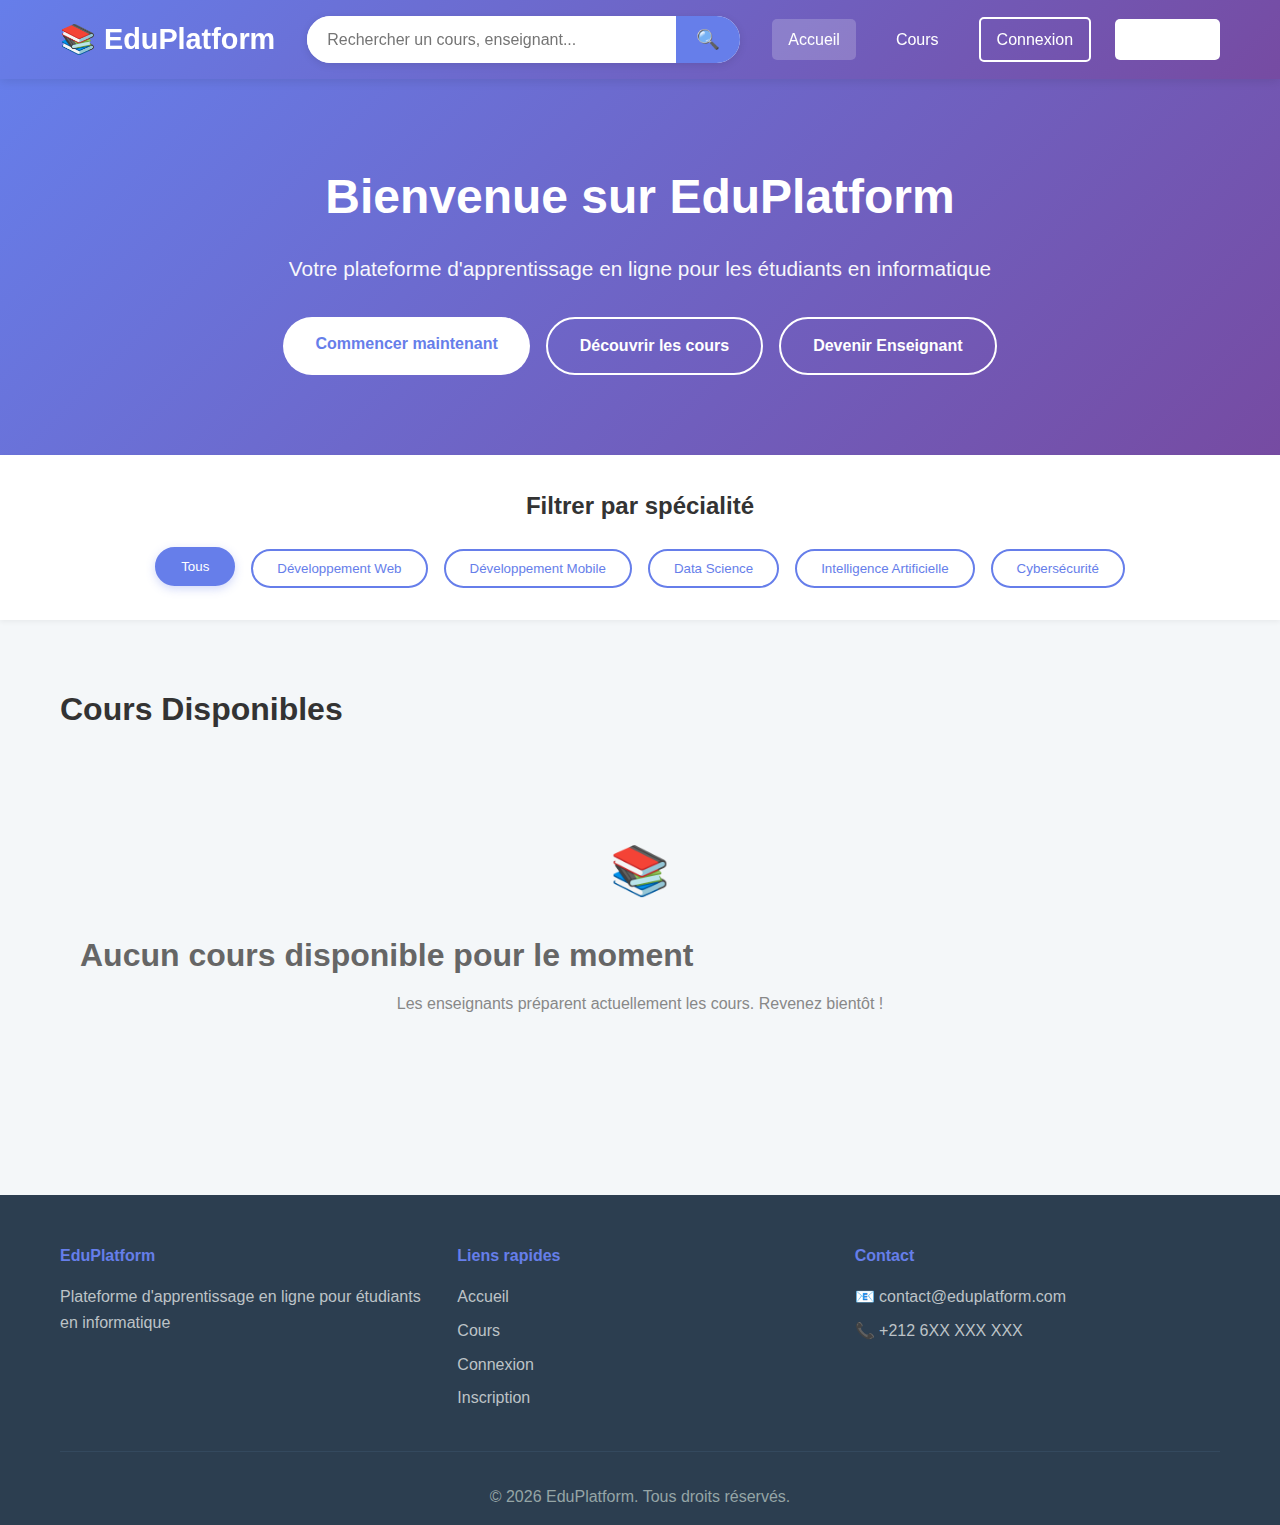
<file: index.html>
<!DOCTYPE html>
<html lang="fr">
<head>
    <meta charset="UTF-8">
    <meta name="viewport" content="width=device-width, initial-scale=1.0">
    <title>EduPlatform - Plateforme E-Learning</title>
    <link rel="stylesheet" href="frontend/css/style.css">
</head>
<body>
    <!-- Header -->
    <header class="header">
        <div class="container">
            <div class="header-content">
                <div class="logo">
                    <h1>📚 EduPlatform</h1>
                </div>

                <!-- Barre de recherche -->
                <div class="search-bar">
                    <input type="text" id="searchInput" placeholder="Rechercher un cours, enseignant...">
                    <button type="button" id="searchBtn">🔍</button>
                </div>

                <nav class="nav-links">
                    <a href="index.html" class="active">Accueil</a>
                    <a href="#courses">Cours</a>
                    <a href="login.html" class="btn-login">Connexion</a>
                    <a href="register.html" class="btn-register">Inscription</a>
                </nav>
            </div>
        </div>
    </header>

    <!-- Hero Section -->
    <section class="hero">
        <div class="container">
            <div class="hero-content">
                <h2>Bienvenue sur EduPlatform</h2>
                <p>Votre plateforme d'apprentissage en ligne pour les étudiants en informatique</p>
                <div class="hero-buttons">
                    <a href="register.html" class="btn btn-primary">Commencer maintenant</a>
                    <a href="#courses" class="btn btn-secondary">Découvrir les cours</a>
                    <a href="register.html" class="btn btn-secondary">Devenir Enseignant</a>
                </div>
            </div>
        </div>
    </section>

    <!-- Filtres de spécialité -->
    <section class="filters">
        <div class="container">
            <h3>Filtrer par spécialité</h3>
            <div class="filter-buttons">
                <button class="filter-btn active" data-specialty="all">Tous</button>
                <button class="filter-btn" data-specialty="web">Développement Web</button>
                <button class="filter-btn" data-specialty="mobile">Développement Mobile</button>
                <button class="filter-btn" data-specialty="data">Data Science</button>
                <button class="filter-btn" data-specialty="ai">Intelligence Artificielle</button>
                <button class="filter-btn" data-specialty="cyber">Cybersécurité</button>
            </div>
        </div>
    </section>

    <!-- Cours disponibles -->
    <section class="courses" id="courses">
        <div class="container">
            <h3>Cours Disponibles</h3>

            <!-- Message quand aucun cours -->
            <div id="no-courses-message" style="display: none; text-align: center; padding: 50px 20px;">
                <div style="font-size: 48px; margin-bottom: 20px;">📚</div>
                <h3 style="color: #666; margin-bottom: 10px;">Aucun cours disponible pour le moment</h3>
                <p style="color: #888;">Les enseignants préparent actuellement les cours. Revenez bientôt !</p>
            </div>

            <!-- Grid des cours (chargé dynamiquement) -->
            <div class="courses-grid" id="courses-grid">
                <!-- Les cours seront chargés ici par JavaScript -->
            </div>

            <!-- Pagination -->
            <div id="courses-pagination" style="margin-top: 30px; text-align: center; display: none;">
                <button id="prev-page" style="padding: 10px 20px; margin: 0 5px; background: #667eea; color: white; border: none; border-radius: 5px; cursor: pointer;">← Précédent</button>
                <span id="page-info" style="margin: 0 10px;"></span>
                <button id="next-page" style="padding: 10px 20px; margin: 0 5px; background: #667eea; color: white; border: none; border-radius: 5px; cursor: pointer;">Suivant →</button>
            </div>
        </div>
    </section>

    <!-- Footer -->
    <footer class="footer">
        <div class="container">
            <div class="footer-content">
                <div class="footer-section">
                    <h4>EduPlatform</h4>
                    <p>Plateforme d'apprentissage en ligne pour étudiants en informatique</p>
                </div>
                <div class="footer-section">
                    <h4>Liens rapides</h4>
                    <ul>
                        <li><a href="index.html">Accueil</a></li>
                        <li><a href="#courses">Cours</a></li>
                        <li><a href="login.html">Connexion</a></li>
                        <li><a href="register.html">Inscription</a></li>
                    </ul>
                </div>
                <div class="footer-section">
                    <h4>Contact</h4>
                    <p>📧 contact@eduplatform.com</p>
                    <p>📞 +212 6XX XXX XXX</p>
                </div>
            </div>
            <div class="footer-bottom">
                <p>&copy; 2026 EduPlatform. Tous droits réservés.</p>
            </div>
        </div>
    </footer>

    <!-- Modal pour l'inscription avec clé -->
    <div class="modal" id="enrollment-modal" style="display: none; position: fixed; top: 0; left: 0; width: 100%; height: 100%; background: rgba(0,0,0,0.5); z-index: 1000; justify-content: center; align-items: center;">
        <div class="modal-content" style="background: white; padding: 30px; border-radius: 15px; width: 90%; max-width: 500px;">
            <div class="modal-header" style="display: flex; justify-content: space-between; align-items: center; margin-bottom: 20px;">
                <h3 style="color: #5f6cff; margin: 0;">Inscription au Cours</h3>
                <button class="close-modal" onclick="closeEnrollmentModal()" style="background: none; border: none; font-size: 24px; cursor: pointer; color: #666;">×</button>
            </div>

            <div class="modal-body">
                <div id="enrollment-info">
                    <h4 id="modal-course-title" style="margin-bottom: 5px;"></h4>
                    <p id="modal-course-teacher" style="color: #666; margin-bottom: 20px;"></p>

                    <div id="key-required-section" style="display: none;">
                        <div class="form-group">
                            <label for="input-enrollment-key" style="display: block; margin-bottom: 8px; font-weight: 500;">Clé d'inscription requise</label>
                            <input type="text" id="input-enrollment-key" placeholder="Entrez la clé fournie par l'enseignant" style="width: 100%; padding: 12px; border: 2px solid #e0e0e0; border-radius: 8px; font-size: 1rem;">
                            <small style="display: block; color: #888; margin-top: 5px;">La clé est nécessaire pour s'inscrire à ce cours</small>
                        </div>
                        <div id="key-error" class="error-message" style="display: none; background: #fee; color: #c33; padding: 12px; border-radius: 8px; margin-top: 10px; border-left: 4px solid #c33;"></div>
                    </div>

                    <div id="free-enrollment-section" style="display: none;">
                        <p class="success-message" style="background: #d4edda; color: #155724; padding: 12px; border-radius: 6px; border: 1px solid #c3e6cb;">🎓 Ce cours est en accès libre, aucune clé requise.</p>
                    </div>
                </div>
            </div>

            <div class="modal-footer" style="display: flex; justify-content: flex-end; gap: 10px; padding-top: 20px; border-top: 1px solid #eee;">
                <button class="btn-secondary" onclick="closeEnrollmentModal()" style="background: #6c757d; color: white; border: none; padding: 10px 20px; border-radius: 5px; cursor: pointer;">Annuler</button>
                <button class="btn-primary" id="btn-confirm-enrollment" onclick="confirmEnrollment()" style="background: #667eea; color: white; border: none; padding: 10px 20px; border-radius: 5px; cursor: pointer; font-weight: 500;">S'inscrire</button>
            </div>
        </div>
    </div>

    <script src="https://code.jquery.com/jquery-3.6.0.min.js"></script>
    <script src="frontend/js/script.js"></script>
</body>
</html>
</file>
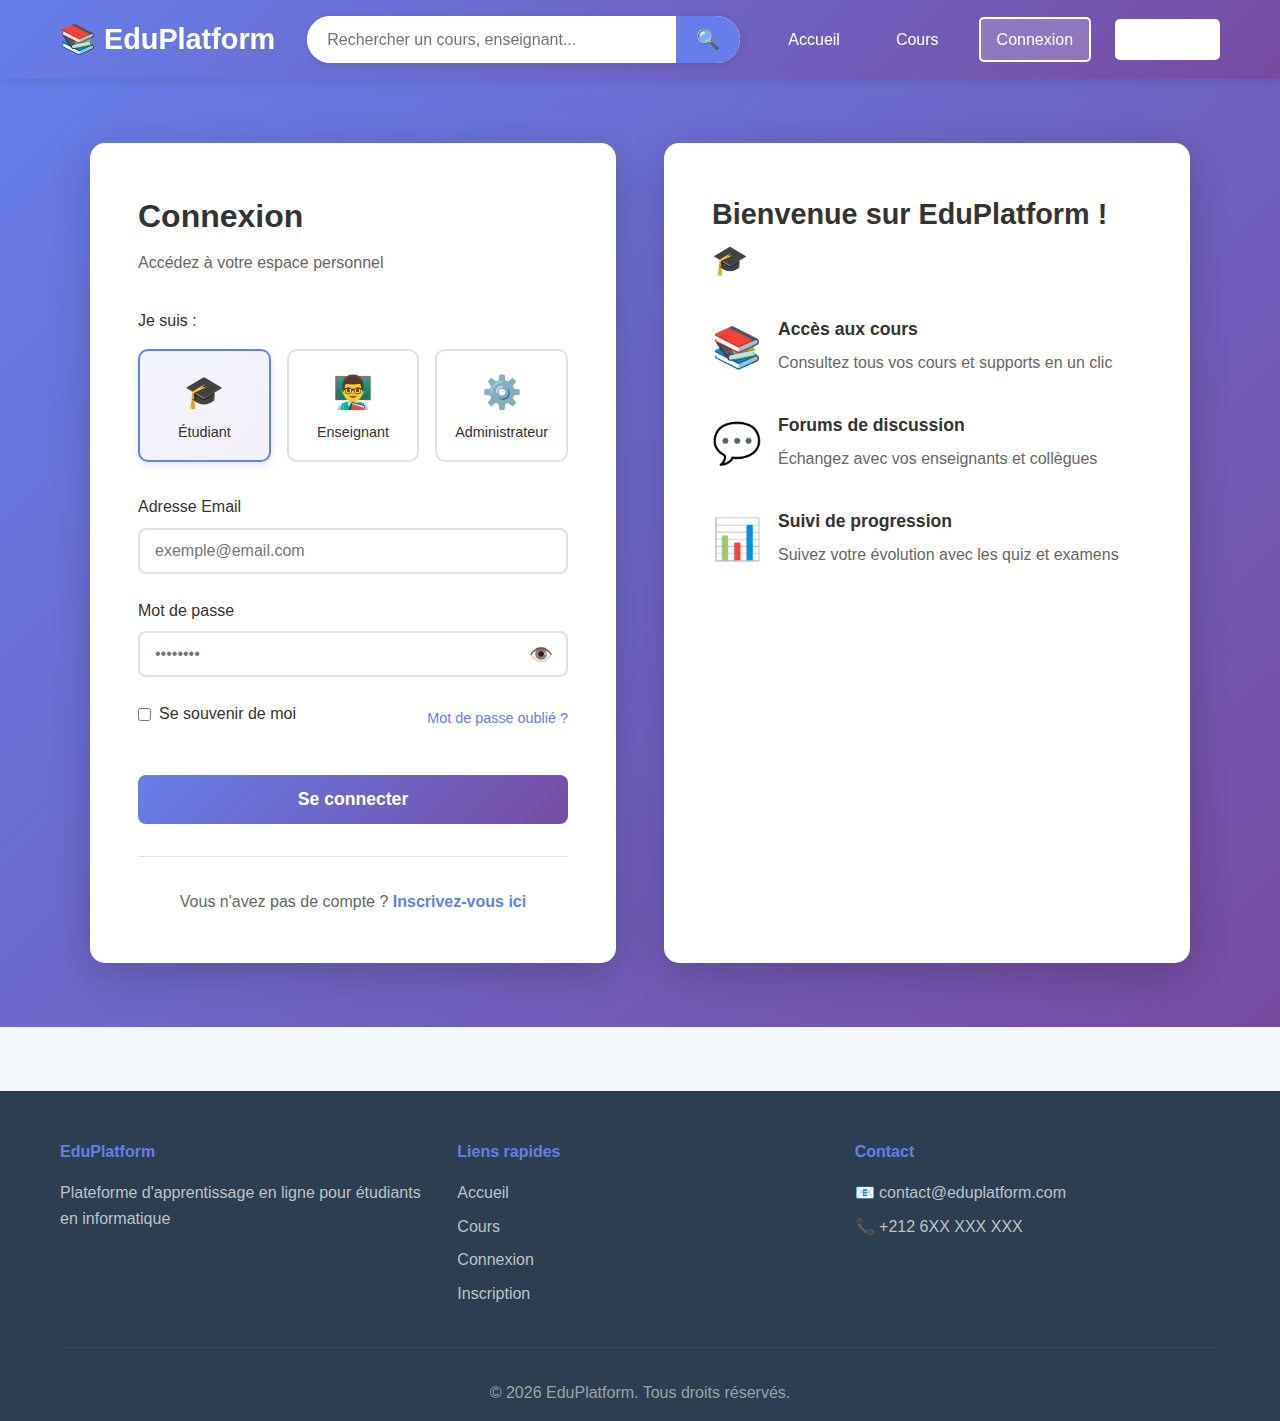
<file: admin.html>
<!DOCTYPE html>
<html lang="fr">
<head>
    <meta charset="UTF-8">
    <meta name="viewport" content="width=device-width, initial-scale=1.0">
    <title>Administration - EduPlatform</title>
    <link rel="stylesheet" href="https://cdnjs.cloudflare.com/ajax/libs/font-awesome/6.0.0/css/all.min.css">
    <style>
        * { margin: 0; padding: 0; box-sizing: border-box; }
        
        body {
            font-family: 'Segoe UI', Tahoma, Geneva, Verdana, sans-serif;
            background: #f5f7fa;
            color: #333;
        }
        
        .admin-container {
            display: flex;
            min-height: 100vh;
        }
        
        /* Sidebar */
        .sidebar {
            width: 280px;
            background: linear-gradient(180deg, #1a1a2e 0%, #16213e 100%);
            color: white;
            position: fixed;
            height: 100vh;
            overflow-y: auto;
        }
        
        .sidebar-header {
            padding: 30px;
            text-align: center;
            border-bottom: 1px solid rgba(255,255,255,0.1);
        }
        
        .sidebar-header h1 {
            font-size: 1.5rem;
            margin-bottom: 10px;
        }
        
        .sidebar-header p {
            color: #888;
            font-size: 0.9rem;
        }
        
        .nav-menu {
            padding: 20px 0;
        }
        
        .nav-item {
            padding: 15px 30px;
            cursor: pointer;
            transition: all 0.3s;
            display: flex;
            align-items: center;
            gap: 15px;
            border-left: 4px solid transparent;
        }
        
        .nav-item:hover, .nav-item.active {
            background: rgba(95, 108, 255, 0.1);
            border-left-color: #5f6cff;
        }
        
        .nav-item i {
            width: 25px;
            text-align: center;
        }
        
        /* Main Content */
        .main-content {
            flex: 1;
            margin-left: 280px;
            padding: 30px;
        }
        
        .header {
            display: flex;
            justify-content: space-between;
            align-items: center;
            margin-bottom: 30px;
            padding-bottom: 20px;
            border-bottom: 2px solid #e0e0e0;
        }
        
        .header h2 {
            color: #1a1a2e;
            font-size: 1.8rem;
        }
        
        .user-info {
            display: flex;
            align-items: center;
            gap: 15px;
        }
        
        .logout-btn {
            background: #dc3545;
            color: white;
            border: none;
            padding: 10px 20px;
            border-radius: 8px;
            cursor: pointer;
            transition: all 0.3s;
        }
        
        .logout-btn:hover {
            background: #c82333;
        }
        
        /* Stats Cards */
        .stats-grid {
            display: grid;
            grid-template-columns: repeat(auto-fit, minmax(250px, 1fr));
            gap: 20px;
            margin-bottom: 30px;
        }
        
        .stat-card {
            background: white;
            padding: 25px;
            border-radius: 15px;
            box-shadow: 0 4px 6px rgba(0,0,0,0.07);
            display: flex;
            align-items: center;
            gap: 20px;
            transition: transform 0.3s;
        }
        
        .stat-card:hover {
            transform: translateY(-5px);
        }
        
        .stat-icon {
            width: 60px;
            height: 60px;
            border-radius: 12px;
            display: flex;
            align-items: center;
            justify-content: center;
            font-size: 1.5rem;
        }
        
        .stat-icon.blue { background: #e3f2fd; color: #1976d2; }
        .stat-icon.green { background: #e8f5e9; color: #388e3c; }
        .stat-icon.orange { background: #fff3e0; color: #f57c00; }
        .stat-icon.purple { background: #f3e5f5; color: #7b1fa2; }
        .stat-icon.red { background: #ffebee; color: #c62828; }
        .stat-icon.teal { background: #e0f2f1; color: #00695c; }
        
        .stat-info h3 {
            font-size: 2rem;
            color: #1a1a2e;
            margin-bottom: 5px;
        }
        
        .stat-info p {
            color: #888;
            font-size: 0.9rem;
        }
        
        /* Sections */
        .section {
            display: none;
            animation: fadeIn 0.3s;
        }
        
        .section.active {
            display: block;
        }
        
        @keyframes fadeIn {
            from { opacity: 0; transform: translateY(10px); }
            to { opacity: 1; transform: translateY(0); }
        }
        
        /* Tables */
        .table-container {
            background: white;
            border-radius: 15px;
            padding: 25px;
            box-shadow: 0 4px 6px rgba(0,0,0,0.07);
            overflow-x: auto;
        }
        
        .table-header {
            display: flex;
            justify-content: space-between;
            align-items: center;
            margin-bottom: 20px;
        }
        
        .table-header h3 {
            color: #1a1a2e;
            font-size: 1.3rem;
        }
        
        .search-box {
            padding: 10px 15px;
            border: 2px solid #e0e0e0;
            border-radius: 8px;
            width: 300px;
            font-size: 0.9rem;
        }
        
        table {
            width: 100%;
            border-collapse: collapse;
        }
        
        th, td {
            padding: 15px;
            text-align: left;
            border-bottom: 1px solid #f0f0f0;
        }
        
        th {
            background: #f8f9ff;
            color: #5f6cff;
            font-weight: 600;
            text-transform: uppercase;
            font-size: 0.85rem;
            letter-spacing: 0.5px;
        }
        
        tr:hover {
            background: #f8f9ff;
        }
        
        .badge {
            padding: 6px 12px;
            border-radius: 20px;
            font-size: 0.85rem;
            font-weight: 500;
        }
        
        .badge-success {
            background: #d4edda;
            color: #155724;
        }
        
        .badge-danger {
            background: #f8d7da;
            color: #721c24;
        }
        
        .badge-warning {
            background: #fff3cd;
            color: #856404;
        }
        
        .badge-info {
            background: #d1ecf1;
            color: #0c5460;
        }
        
        .badge-primary {
            background: #cce5ff;
            color: #004085;
        }
        
        .badge-secondary {
            background: #e2e3e5;
            color: #383d41;
        }
        
        .actions {
            display: flex;
            gap: 8px;
            flex-wrap: wrap;
        }
        
        .btn-action {
            padding: 8px 12px;
            border: none;
            border-radius: 6px;
            cursor: pointer;
            font-size: 0.85rem;
            transition: all 0.3s;
            display: inline-flex;
            align-items: center;
            gap: 5px;
        }
        
        .btn-view {
            background: #17a2b8;
            color: white;
        }
        
        .btn-view:hover {
            background: #138496;
        }
        
        .btn-toggle-active {
            background: #28a745;
            color: white;
        }
        
        .btn-toggle-inactive {
            background: #ffc107;
            color: #000;
        }
        
        .btn-delete {
            background: #dc3545;
            color: white;
        }
        
        .btn-delete:hover {
            background: #c82333;
        }
        
        /* Modal */
        .modal {
            display: none;
            position: fixed;
            top: 0;
            left: 0;
            width: 100%;
            height: 100%;
            background: rgba(0,0,0,0.6);
            z-index: 1000;
            justify-content: center;
            align-items: center;
            padding: 20px;
        }
        
        .modal.active {
            display: flex;
        }
        
        .modal-content {
            background: white;
            border-radius: 15px;
            width: 100%;
            max-width: 700px;
            max-height: 90vh;
            overflow-y: auto;
            animation: slideIn 0.3s;
        }
        
        @keyframes slideIn {
            from { transform: translateY(-50px); opacity: 0; }
            to { transform: translateY(0); opacity: 1; }
        }
        
        .modal-header {
            padding: 25px;
            background: linear-gradient(135deg, #5f6cff, #764ba2);
            color: white;
            display: flex;
            justify-content: space-between;
            align-items: center;
        }
        
        .modal-header h3 {
            margin: 0;
            font-size: 1.3rem;
        }
        
        .modal-close {
            background: rgba(255,255,255,0.2);
            border: none;
            color: white;
            width: 40px;
            height: 40px;
            border-radius: 50%;
            cursor: pointer;
            font-size: 1.2rem;
            transition: all 0.3s;
        }
        
        .modal-close:hover {
            background: rgba(255,255,255,0.3);
        }
        
        .modal-body {
            padding: 25px;
        }
        
        .detail-row {
            display: flex;
            padding: 15px 0;
            border-bottom: 1px solid #f0f0f0;
        }
        
        .detail-label {
            width: 200px;
            font-weight: 600;
            color: #666;
        }
        
        .detail-value {
            flex: 1;
            color: #333;
        }
        
        .detail-value a {
            color: #5f6cff;
            text-decoration: none;
        }
        
        .detail-value a:hover {
            text-decoration: underline;
        }
        
        /* Empty State */
        .empty-state {
            text-align: center;
            padding: 60px 20px;
            color: #888;
        }
        
        .empty-state i {
            font-size: 64px;
            margin-bottom: 20px;
            color: #ddd;
        }
        
        /* Loading */
        .loading {
            text-align: center;
            padding: 40px;
            color: #888;
        }
        
        .loading i {
            font-size: 40px;
            animation: spin 1s linear infinite;
        }
        
        @keyframes spin {
            from { transform: rotate(0deg); }
            to { transform: rotate(360deg); }
        }

        /* Error message */
        .error-message {
            text-align: center;
            padding: 40px;
            color: #dc3545;
        }
    </style>
</head>
<body>
    <div class="admin-container">
        <!-- Sidebar -->
        <aside class="sidebar">
            <div class="sidebar-header">
                <h1><i class="fas fa-shield-alt"></i> Admin</h1>
                <p>Tableau de bord</p>
            </div>
            <nav class="nav-menu">
                <div class="nav-item active" onclick="showSection('dashboard')">
                    <i class="fas fa-home"></i>
                    <span>Tableau de bord</span>
                </div>
                <div class="nav-item" onclick="showSection('teachers')">
                    <i class="fas fa-chalkboard-teacher"></i>
                    <span>Enseignants</span>
                </div>
                <div class="nav-item" onclick="showSection('students')">
                    <i class="fas fa-user-graduate"></i>
                    <span>Étudiants</span>
                </div>
                <div class="nav-item" onclick="showSection('courses')">
                    <i class="fas fa-book"></i>
                    <span>Cours</span>
                </div>
            </nav>
        </aside>

        <!-- Main Content -->
        <main class="main-content">
            <div class="header">
                <h2 id="page-title">Tableau de bord</h2>
                <div class="user-info">
                    <span id="admin-name">Administrateur</span>
                    <button class="logout-btn" onclick="logout()">
                        <i class="fas fa-sign-out-alt"></i> Déconnexion
                    </button>
                </div>
            </div>

            <!-- Dashboard Section -->
            <section id="dashboard-section" class="section active">
                <div class="stats-grid" id="stats-container">
                    <div class="loading">
                        <i class="fas fa-spinner"></i>
                        <p>Chargement des statistiques...</p>
                    </div>
                </div>
            </section>

            <!-- Teachers Section -->
            <section id="teachers-section" class="section">
                <div class="table-container">
                    <div class="table-header">
                        <h3><i class="fas fa-chalkboard-teacher"></i> Liste des enseignants</h3>
                        <input type="text" class="search-box" placeholder="Rechercher un enseignant..." onkeyup="searchTable('teachers-table', this.value)">
                    </div>
                    <div id="teachers-container">
                        <div class="loading">
                            <i class="fas fa-spinner"></i>
                            <p>Chargement des enseignants...</p>
                        </div>
                    </div>
                </div>
            </section>

            <!-- Students Section -->
            <section id="students-section" class="section">
                <div class="table-container">
                    <div class="table-header">
                        <h3><i class="fas fa-user-graduate"></i> Liste des étudiants</h3>
                        <input type="text" class="search-box" placeholder="Rechercher un étudiant..." onkeyup="searchTable('students-table', this.value)">
                    </div>
                    <div id="students-container">
                        <div class="loading">
                            <i class="fas fa-spinner"></i>
                            <p>Chargement des étudiants...</p>
                        </div>
                    </div>
                </div>
            </section>

            <!-- Courses Section -->
            <section id="courses-section" class="section">
                <div class="table-container">
                    <div class="table-header">
                        <h3><i class="fas fa-book"></i> Liste des cours</h3>
                        <input type="text" class="search-box" placeholder="Rechercher un cours..." onkeyup="searchTable('courses-table', this.value)">
                    </div>
                    <div id="courses-container">
                        <div class="loading">
                            <i class="fas fa-spinner"></i>
                            <p>Chargement des cours...</p>
                        </div>
                    </div>
                </div>
            </section>
        </main>
    </div>

    <!-- Detail Modal -->
    <div id="detail-modal" class="modal">
        <div class="modal-content">
            <div class="modal-header">
                <h3 id="modal-title">Détails</h3>
                <button class="modal-close" onclick="closeModal()">
                    <i class="fas fa-times"></i>
                </button>
            </div>
            <div class="modal-body" id="modal-body">
                <!-- Content injected by JS -->
            </div>
        </div>
    </div>

    <script>
        const API_BASE_URL = window.location.origin + '/eduplatform/backend/api';
        let currentData = {
            teachers: [],
            students: [],
            courses: []
        };

        // Navigation
        function showSection(section) {
            // Update active states
            document.querySelectorAll('.section').forEach(s => s.classList.remove('active'));
            document.querySelectorAll('.nav-item').forEach(n => n.classList.remove('active'));
            
            document.getElementById(section + '-section').classList.add('active');
            
            // Find the clicked nav item and make it active
            const navItems = document.querySelectorAll('.nav-item');
            navItems.forEach(item => {
                if (item.getAttribute('onclick').includes(section)) {
                    item.classList.add('active');
                }
            });
            
            const titles = {
                dashboard: 'Tableau de bord',
                teachers: 'Gestion des enseignants',
                students: 'Gestion des étudiants',
                courses: 'Gestion des cours'
            };
            document.getElementById('page-title').textContent = titles[section];

            // Load data for the section
            if (section === 'dashboard') loadDashboard();
            else if (section === 'teachers') loadTeachers();
            else if (section === 'students') loadStudents();
            else if (section === 'courses') loadCourses();
        }

        // API Request
        async function apiRequest(endpoint, options = {}) {
            const url = API_BASE_URL + '/' + endpoint;
            const token = localStorage.getItem('token');
            
            const defaultOptions = {
                method: 'GET',
                headers: {
                    'Authorization': 'Bearer ' + token,
                    'Content-Type': 'application/json'
                }
            };

            const finalOptions = { ...defaultOptions, ...options };
            
            if (options.body && typeof options.body === 'object') {
                finalOptions.body = JSON.stringify(options.body);
            }

            try {
                console.log('API Request:', url, finalOptions);
                const response = await fetch(url, finalOptions);
                const result = await response.json();
                console.log('API Response:', result);
                return result;
            } catch (error) {
                console.error('API Error:', error);
                return { status: 'error', message: error.message };
            }
        }

        // Load Dashboard
        async function loadDashboard() {
            try {
                const result = await apiRequest('admin/dashboard.php');
                const container = document.getElementById('stats-container');
                
                if (result.status === 'success') {
                    const stats = result.data;
                    container.innerHTML = `
                        <div class="stat-card">
                            <div class="stat-icon blue"><i class="fas fa-chalkboard-teacher"></i></div>
                            <div class="stat-info">
                                <h3>${stats.total_teachers}</h3>
                                <p>Enseignants</p>
                            </div>
                        </div>
                        <div class="stat-card">
                            <div class="stat-icon green"><i class="fas fa-user-graduate"></i></div>
                            <div class="stat-info">
                                <h3>${stats.total_students}</h3>
                                <p>Étudiants</p>
                            </div>
                        </div>
                        <div class="stat-card">
                            <div class="stat-icon orange"><i class="fas fa-book"></i></div>
                            <div class="stat-info">
                                <h3>${stats.total_courses}</h3>
                                <p>Cours (${stats.public_courses || 0} publics)</p>
                            </div>
                        </div>
                        <div class="stat-card">
                            <div class="stat-icon purple"><i class="fas fa-clipboard-list"></i></div>
                            <div class="stat-info">
                                <h3>${stats.total_assignments}</h3>
                                <p>Devoirs</p>
                            </div>
                        </div>
                        <div class="stat-card">
                            <div class="stat-icon teal"><i class="fas fa-question-circle"></i></div>
                            <div class="stat-info">
                                <h3>${stats.total_quizzes}</h3>
                                <p>Quiz</p>
                            </div>
                        </div>
                        <div class="stat-card">
                            <div class="stat-icon red"><i class="fas fa-exclamation-circle"></i></div>
                            <div class="stat-info">
                                <h3>${stats.pending_grading}</h3>
                                <p>En attente de notation</p>
                            </div>
                        </div>
                    `;
                } else {
                    container.innerHTML = '<div class="error-message"><i class="fas fa-exclamation-triangle"></i><p>Erreur: ' + (result.message || 'Impossible de charger les statistiques') + '</p></div>';
                }
            } catch (e) {
                console.error('Erreur dashboard:', e);
                document.getElementById('stats-container').innerHTML = '<div class="error-message"><i class="fas fa-exclamation-triangle"></i><p>Erreur de connexion</p></div>';
            }
        }

        // Load Teachers
        async function loadTeachers() {
            try {
                console.log('Chargement des enseignants...');
                const result = await apiRequest('admin/teachers.php');
                console.log('Résultat teachers:', result);
                const container = document.getElementById('teachers-container');
                
                if (result.status === 'success') {
                    currentData.teachers = result.data || [];
                    
                    if (currentData.teachers.length === 0) {
                        container.innerHTML = `
                            <div class="empty-state">
                                <i class="fas fa-chalkboard-teacher"></i>
                                <h3>Aucun enseignant</h3>
                                <p>Aucun enseignant n'est inscrit pour le moment.</p>
                            </div>
                        `;
                        return;
                    }

                    let html = `
                        <table id="teachers-table">
                            <thead>
                                <tr>
                                    <th>Nom</th>
                                    <th>Email</th>
                                    <th>Spécialisation</th>
                                    <th>Cours</th>
                                    <th>Statut</th>
                                    <th>Actions</th>
                                </tr>
                            </thead>
                            <tbody>
                    `;

                    currentData.teachers.forEach(function(t) {
                        html += `
                            <tr>
                                <td>
                                    <strong>${escapeHtml(t.first_name)} ${escapeHtml(t.last_name)}</strong>
                                </td>
                                <td>${escapeHtml(t.email)}</td>
                                <td>${escapeHtml(t.specialization || 'N/A')}</td>
                                <td>
                                    <span class="badge badge-info">${t.courses_count || 0} cours</span>
                                    <span class="badge badge-warning">${t.assignments_count || 0} devoirs</span>
                                </td>
                                <td>
                                    ${t.is_active == 1 
                                        ? '<span class="badge badge-success"><i class="fas fa-check"></i> Actif</span>' 
                                        : '<span class="badge badge-danger"><i class="fas fa-ban"></i> Inactif</span>'}
                                </td>
                                <td>
                                    <div class="actions">
                                        <button class="btn-action btn-view" onclick="viewTeacherDetails(${t.teacher_id})">
                                            <i class="fas fa-eye"></i> Voir
                                        </button>
                                        <button class="btn-action ${t.is_active == 1 ? 'btn-toggle-inactive' : 'btn-toggle-active'}" 
                                            onclick="toggleUser(${t.user_id}, '${t.is_active == 1 ? 'deactivate' : 'activate'}', 'teacher')">
                                            <i class="fas ${t.is_active == 1 ? 'fa-ban' : 'fa-check'}"></i>
                                            ${t.is_active == 1 ? 'Désactiver' : 'Activer'}
                                        </button>
                                        <button class="btn-action btn-delete" onclick="deleteTeacher(${t.teacher_id}, '${escapeHtml(t.first_name)} ${escapeHtml(t.last_name)}')">
                                            <i class="fas fa-trash"></i> Supprimer
                                        </button>
                                    </div>
                                </td>
                            </tr>
                        `;
                    });

                    html += '</tbody></table>';
                    container.innerHTML = html;
                } else {
                    container.innerHTML = '<div class="error-message"><i class="fas fa-exclamation-triangle"></i><p>Erreur: ' + (result.message || 'Impossible de charger les enseignants') + '</p></div>';
                }
            } catch (e) {
                console.error('Erreur teachers:', e);
                document.getElementById('teachers-container').innerHTML = '<div class="error-message"><i class="fas fa-exclamation-triangle"></i><p>Erreur de connexion lors du chargement des enseignants</p></div>';
            }
        }

        // Load Students
        async function loadStudents() {
            try {
                console.log('Chargement des étudiants...');
                const result = await apiRequest('admin/students.php');
                console.log('Résultat students:', result);
                const container = document.getElementById('students-container');
                
                if (result.status === 'success') {
                    currentData.students = result.data || [];
                    
                    if (currentData.students.length === 0) {
                        container.innerHTML = `
                            <div class="empty-state">
                                <i class="fas fa-user-graduate"></i>
                                <h3>Aucun étudiant</h3>
                                <p>Aucun étudiant n'est inscrit pour le moment.</p>
                            </div>
                        `;
                        return;
                    }

                    let html = `
                        <table id="students-table">
                            <thead>
                                <tr>
                                    <th>Nom</th>
                                    <th>Email / Carte</th>
                                    <th>Année</th>
                                    <th>Cours inscrits</th>
                                    <th>Moyenne</th>
                                    <th>Statut</th>
                                    <th>Actions</th>
                                </tr>
                            </thead>
                            <tbody>
                    `;

                    currentData.students.forEach(function(s) {
                        const avgGrade = s.average_grade ? parseFloat(s.average_grade).toFixed(2) : null;
                        
                        html += `
                            <tr>
                                <td>
                                    <strong>${escapeHtml(s.first_name)} ${escapeHtml(s.last_name)}</strong>
                                </td>
                                <td>
                                    ${escapeHtml(s.email)}<br>
                                    <small style="color: #888;">${escapeHtml(s.student_card || 'N/A')}</small>
                                </td>
                                <td>${escapeHtml(s.year || 'N/A')}</td>
                                <td>
                                    <span class="badge badge-info">${s.enrolled_courses || 0} cours</span>
                                    <span class="badge badge-warning">${s.submissions_count || 0} soumissions</span>
                                </td>
                                <td>
                                    ${avgGrade 
                                        ? '<span class="badge badge-success">' + avgGrade + '/20</span>' 
                                        : '<span class="badge badge-warning">N/A</span>'}
                                </td>
                                <td>
                                    ${s.is_active == 1 
                                        ? '<span class="badge badge-success"><i class="fas fa-check"></i> Actif</span>' 
                                        : '<span class="badge badge-danger"><i class="fas fa-ban"></i> Inactif</span>'}
                                </td>
                                <td>
                                    <div class="actions">
                                        <button class="btn-action btn-view" onclick="viewStudentDetails(${s.student_id})">
                                            <i class="fas fa-eye"></i> Voir
                                        </button>
                                        <button class="btn-action ${s.is_active == 1 ? 'btn-toggle-inactive' : 'btn-toggle-active'}" 
                                            onclick="toggleUser(${s.user_id}, '${s.is_active == 1 ? 'deactivate' : 'activate'}', 'student')">
                                            <i class="fas ${s.is_active == 1 ? 'fa-ban' : 'fa-check'}"></i>
                                            ${s.is_active == 1 ? 'Désactiver' : 'Activer'}
                                        </button>
                                        <button class="btn-action btn-delete" onclick="deleteStudent(${s.student_id}, '${escapeHtml(s.first_name)} ${escapeHtml(s.last_name)}')">
                                            <i class="fas fa-trash"></i> Supprimer
                                        </button>
                                    </div>
                                </td>
                            </tr>
                        `;
                    });

                    html += '</tbody></table>';
                    container.innerHTML = html;
                } else {
                    container.innerHTML = '<div class="error-message"><i class="fas fa-exclamation-triangle"></i><p>Erreur: ' + (result.message || 'Impossible de charger les étudiants') + '</p></div>';
                }
            } catch (e) {
                console.error('Erreur students:', e);
                document.getElementById('students-container').innerHTML = '<div class="error-message"><i class="fas fa-exclamation-triangle"></i><p>Erreur de connexion lors du chargement des étudiants</p></div>';
            }
        }

        // Load Courses
        async function loadCourses() {
            try {
                console.log('Chargement des cours...');
                const result = await apiRequest('admin/courses.php');
                console.log('Résultat courses:', result);
                const container = document.getElementById('courses-container');
                
                if (result.status === 'success') {
                    currentData.courses = result.data || [];
                    
                    if (currentData.courses.length === 0) {
                        container.innerHTML = `
                            <div class="empty-state">
                                <i class="fas fa-book"></i>
                                <h3>Aucun cours</h3>
                                <p>Aucun cours n'a été créé pour le moment.</p>
                            </div>
                        `;
                        return;
                    }

                    let html = `
                        <table id="courses-table">
                            <thead>
                                <tr>
                                    <th>Cours</th>
                                    <th>Enseignant</th>
                                    <th>Étudiants</th>
                                    <th>Contenu</th>
                                    <th>Visibilité</th>
                                    <th>Actions</th>
                                </tr>
                            </thead>
                            <tbody>
                    `;

                    currentData.courses.forEach(function(c) {
                        html += `
                            <tr>
                                <td>
                                    <strong>${escapeHtml(c.title)}</strong><br>
                                    <small style="color: #888;">${escapeHtml(c.category)}</small>
                                </td>
                                <td>
                                    ${escapeHtml(c.teacher_first_name)} ${escapeHtml(c.teacher_last_name)}<br>
                                    <small style="color: #888;">${escapeHtml(c.teacher_email)}</small>
                                </td>
                                <td>
                                    <span class="badge badge-info">${c.enrolled_students || 0} inscrits</span>
                                </td>
                                <td>
                                    <span class="badge badge-warning">${c.materials_count || 0} supports</span>
                                    <span class="badge badge-success">${c.assignments_count || 0} devoirs</span>
                                    <span class="badge badge-primary">${c.quizzes_count || 0} quiz</span>
                                </td>
                                <td>
                                    ${c.is_public == 1 
                                        ? '<span class="badge badge-success"><i class="fas fa-globe"></i> Public</span>' 
                                        : '<span class="badge badge-warning"><i class="fas fa-lock"></i> Privé</span>'}
                                </td>
                                <td>
                                    <div class="actions">
                                        <button class="btn-action btn-view" onclick="viewCourseDetails(${c.id})">
                                            <i class="fas fa-eye"></i> Voir
                                        </button>
                                        <button class="btn-action btn-delete" onclick="deleteCourse(${c.id}, '${escapeHtml(c.title)}')">
                                            <i class="fas fa-trash"></i> Supprimer
                                        </button>
                                    </div>
                                </td>
                            </tr>
                        `;
                    });

                    html += '</tbody></table>';
                    container.innerHTML = html;
                } else {
                    container.innerHTML = '<div class="error-message"><i class="fas fa-exclamation-triangle"></i><p>Erreur: ' + (result.message || 'Impossible de charger les cours') + '</p></div>';
                }
            } catch (e) {
                console.error('Erreur courses:', e);
                document.getElementById('courses-container').innerHTML = '<div class="error-message"><i class="fas fa-exclamation-triangle"></i><p>Erreur de connexion lors du chargement des cours</p></div>';
            }
        }

        // View Details Functions
       function viewTeacherDetails(teacherId) {
    const teacher = currentData.teachers.find(function(t) { return t.teacher_id === teacherId; });
    if (!teacher) return;

    document.getElementById('modal-title').innerHTML = '<i class="fas fa-chalkboard-teacher"></i> Détails de l\'enseignant';
    document.getElementById('modal-body').innerHTML = `
        <div class="detail-row">
            <div class="detail-label">Nom complet</div>
            <div class="detail-value">${escapeHtml(teacher.first_name)} ${escapeHtml(teacher.last_name)}</div>
        </div>
        <div class="detail-row">
            <div class="detail-label">Email</div>
            <div class="detail-value"><a href="mailto:${escapeHtml(teacher.email)}">${escapeHtml(teacher.email)}</a></div>
        </div>
        <!-- LIGNE SUPPRIMÉE : Pas de colonne phone dans la base -->
        <div class="detail-row">
            <div class="detail-label">Spécialisation</div>
            <div class="detail-value">${escapeHtml(teacher.specialization || 'Non renseignée')}</div>
        </div>
        <div class="detail-row">
            <div class="detail-label">Département</div>
            <div class="detail-value">${escapeHtml(teacher.department || 'Non renseigné')}</div>
        </div>
        <div class="detail-row">
            <div class="detail-label">Date d'inscription</div>
            <div class="detail-value">${new Date(teacher.registered_at).toLocaleString('fr-FR')}</div>
        </div>
        <div class="detail-row">
            <div class="detail-label">Statut</div>
            <div class="detail-value">
                ${teacher.is_active == 1 
                    ? '<span class="badge badge-success">Compte actif</span>' 
                    : '<span class="badge badge-danger">Compte désactivé</span>'}
            </div>
        </div>
        <div class="detail-row">
            <div class="detail-label">Statistiques</div>
            <div class="detail-value">
                <span class="badge badge-info">${teacher.courses_count || 0} cours créés</span>
                <span class="badge badge-warning">${teacher.assignments_count || 0} devoirs</span>
                <span class="badge badge-primary">${teacher.quizzes_count || 0} quiz</span>
            </div>
        </div>
    `;
    document.getElementById('detail-modal').classList.add('active');
}

        function viewStudentDetails(studentId) {
            const student = currentData.students.find(function(s) { return s.student_id === studentId; });
            if (!student) return;

            const avgGrade = student.average_grade ? parseFloat(student.average_grade).toFixed(2) : null;

            document.getElementById('modal-title').innerHTML = '<i class="fas fa-user-graduate"></i> Détails de l\'étudiant';
            document.getElementById('modal-body').innerHTML = `
                <div class="detail-row">
                    <div class="detail-label">Nom complet</div>
                    <div class="detail-value">${escapeHtml(student.first_name)} ${escapeHtml(student.last_name)}</div>
                </div>
                <div class="detail-row">
                    <div class="detail-label">Email</div>
                    <div class="detail-value"><a href="mailto:${escapeHtml(student.email)}">${escapeHtml(student.email)}</a></div>
                </div>
                <div class="detail-row">
                    <div class="detail-label">Carte étudiant</div>
                    <div class="detail-value">${escapeHtml(student.student_card || 'Non renseignée')}</div>
                </div>
                <div class="detail-row">
                    <div class="detail-label">Année d'étude</div>
                    <div class="detail-value">${escapeHtml(student.year || 'Non renseignée')}</div>
                </div>
                <div class="detail-row">
                    <div class="detail-label">Filière</div>
                    <div class="detail-value">${escapeHtml(student.major || 'Non renseignée')}</div>
                </div>
                <div class="detail-row">
                    <div class="detail-label">Date d'inscription</div>
                    <div class="detail-value">${new Date(student.registered_at).toLocaleString('fr-FR')}</div>
                </div>
                <div class="detail-row">
                    <div class="detail-label">Statut</div>
                    <div class="detail-value">
                        ${student.is_active == 1 
                            ? '<span class="badge badge-success">Compte actif</span>' 
                            : '<span class="badge badge-danger">Compte désactivé</span>'}
                    </div>
                </div>
                <div class="detail-row">
                    <div class="detail-label">Progression</div>
                    <div class="detail-value">
                        <span class="badge badge-info">${student.enrolled_courses || 0} cours suivis</span>
                        <span class="badge badge-warning">${student.submissions_count || 0} devoirs rendus</span>
                        ${avgGrade ? '<span class="badge badge-success">Moyenne: ' + avgGrade + '/20</span>' : ''}
                    </div>
                </div>
            `;
            document.getElementById('detail-modal').classList.add('active');
        }

        function viewCourseDetails(courseId) {
            const course = currentData.courses.find(function(c) { return c.id === courseId; });
            if (!course) return;

            document.getElementById('modal-title').innerHTML = '<i class="fas fa-book"></i> Détails du cours';
            document.getElementById('modal-body').innerHTML = `
                <div class="detail-row">
                    <div class="detail-label">Titre</div>
                    <div class="detail-value">${escapeHtml(course.title)}</div>
                </div>
                <div class="detail-row">
                    <div class="detail-label">Description</div>
                    <div class="detail-value">${escapeHtml(course.description || 'Aucune description')}</div>
                </div>
                <div class="detail-row">
                    <div class="detail-label">Catégorie</div>
                    <div class="detail-value">${escapeHtml(course.category)}</div>
                </div>
                <div class="detail-row">
                    <div class="detail-label">Enseignant</div>
                    <div class="detail-value">
                        ${escapeHtml(course.teacher_first_name)} ${escapeHtml(course.teacher_last_name)}<br>
                        <small>${escapeHtml(course.teacher_email)}</small>
                    </div>
                </div>
                <div class="detail-row">
                    <div class="detail-label">Date de création</div>
                    <div class="detail-value">${new Date(course.created_at).toLocaleString('fr-FR')}</div>
                </div>
                <div class="detail-row">
                    <div class="detail-label">Visibilité</div>
                    <div class="detail-value">
                        ${course.is_public == 1 
                            ? '<span class="badge badge-success"><i class="fas fa-globe"></i> Cours public</span>' 
                            : '<span class="badge badge-warning"><i class="fas fa-lock"></i> Cours privé</span>'}
                    </div>
                </div>
                <div class="detail-row">
                    <div class="detail-label">Statistiques</div>
                    <div class="detail-value">
                        <span class="badge badge-info">${course.enrolled_students || 0} étudiants inscrits</span>
                        <span class="badge badge-warning">${course.materials_count || 0} supports</span>
                        <span class="badge badge-success">${course.assignments_count || 0} devoirs</span>
                        <span class="badge badge-primary">${course.quizzes_count || 0} quiz</span>
                        <span class="badge badge-secondary">${course.forum_topics_count || 0} sujets forum</span>
                    </div>
                </div>
            `;
            document.getElementById('detail-modal').classList.add('active');
        }

        // Action Functions
        async function toggleUser(userId, action, type) {
            const actionText = action === 'activate' ? 'activer' : 'désactiver';
            if (!confirm('Voulez-vous vraiment ' + actionText + ' ce compte ?')) return;

            try {
                const result = await apiRequest('admin/toggle-user.php', {
                    method: 'POST',
                    body: { user_id: userId, action: action }
                });

                if (result.status === 'success') {
                    alert('✅ ' + result.message);
                    if (type === 'teacher') loadTeachers();
                    else loadStudents();
                } else {
                    alert('❌ Erreur: ' + result.message);
                }
            } catch (e) {
                alert('❌ Erreur de connexion');
            }
        }

        async function deleteTeacher(teacherId, teacherName) {
            if (!confirm('⚠️ ATTENTION !\n\nVoulez-vous vraiment SUPPRIMER DÉFINITIVEMENT l\'enseignant "' + teacherName + '" ?\n\nCela supprimera également :\n- Tous ses cours\n- Tous les devoirs et quiz\n- Toutes les inscriptions\n- Toutes les soumissions\n\nCette action est IRRÉVERSIBLE !')) return;

            if (!confirm('🔴 CONFIRMATION FINALE\n\nConfirmez la suppression de "' + teacherName + '" et de toutes ses données.')) return;

            try {
                const result = await apiRequest('admin/delete-teacher.php', {
                    method: 'DELETE',
                    body: { teacher_id: teacherId }
                });

                if (result.status === 'success') {
                    alert('✅ ' + result.message);
                    loadTeachers();
                    loadDashboard();
                } else {
                    alert('❌ Erreur: ' + result.message);
                }
            } catch (e) {
                alert('❌ Erreur de connexion');
            }
        }

        async function deleteStudent(studentId, studentName) {
            if (!confirm('⚠️ ATTENTION !\n\nVoulez-vous vraiment SUPPRIMER DÉFINITIVEMENT l\'étudiant "' + studentName + '" ?\n\nCela supprimera également :\n- Toutes ses inscriptions\n- Toutes ses soumissions\n- Tous ses posts forum\n\nCette action est IRRÉVERSIBLE !')) return;

            if (!confirm('🔴 CONFIRMATION FINALE\n\nConfirmez la suppression de "' + studentName + '".')) return;

            try {
                const result = await apiRequest('admin/delete-student.php', {
                    method: 'DELETE',
                    body: { student_id: studentId }
                });

                if (result.status === 'success') {
                    alert('✅ ' + result.message);
                    loadStudents();
                    loadDashboard();
                } else {
                    alert('❌ Erreur: ' + result.message);
                }
            } catch (e) {
                alert('❌ Erreur de connexion');
            }
        }

        async function deleteCourse(courseId, courseTitle) {
            if (!confirm('⚠️ ATTENTION !\n\nVoulez-vous vraiment SUPPRIMER DÉFINITIVEMENT le cours "' + courseTitle + '" ?\n\nCela supprimera également :\n- Tous les devoirs et soumissions\n- Tous les quiz et questions\n- Tous les supports\n- Toutes les inscriptions\n- Tout le forum\n\nCette action est IRRÉVERSIBLE !')) return;

            if (!confirm('🔴 CONFIRMATION FINALE\n\nConfirmez la suppression du cours "' + courseTitle + '".')) return;

            try {
                const result = await apiRequest('admin/delete-course.php', {
                    method: 'DELETE',
                    body: { course_id: courseId }
                });

                if (result.status === 'success') {
                    alert('✅ ' + result.message);
                    loadCourses();
                    loadDashboard();
                } else {
                    alert('❌ Erreur: ' + result.message);
                }
            } catch (e) {
                alert('❌ Erreur de connexion');
            }
        }

        // Utility Functions
        function closeModal() {
            document.getElementById('detail-modal').classList.remove('active');
        }

        function searchTable(tableId, query) {
            const table = document.getElementById(tableId);
            if (!table) return;
            
            const rows = table.getElementsByTagName('tr');
            const lowerQuery = query.toLowerCase();
            
            for (let i = 1; i < rows.length; i++) {
                const cells = rows[i].getElementsByTagName('td');
                let found = false;
                
                for (let j = 0; j < cells.length; j++) {
                    if (cells[j].textContent.toLowerCase().includes(lowerQuery)) {
                        found = true;
                        break;
                    }
                }
                
                rows[i].style.display = found ? '' : 'none';
            }
        }

        function escapeHtml(text) {
            if (!text) return '';
            const div = document.createElement('div');
            div.textContent = text;
            return div.innerHTML;
        }

        function logout() {
            localStorage.clear();
            window.location.href = 'login.html';
        }

        // Initialize
        document.addEventListener('DOMContentLoaded', function() {
            const user = JSON.parse(localStorage.getItem('user') || '{}');
            const token = localStorage.getItem('token');

            if (!token || user.role !== 'admin') {
                window.location.href = 'login.html';
                return;
            }

            document.getElementById('admin-name').textContent = (user.first_name || 'Admin') + ' ' + (user.last_name || '');
            loadDashboard();
        });

        // Close modal on outside click
        document.getElementById('detail-modal').addEventListener('click', function(e) {
            if (e.target === document.getElementById('detail-modal')) {
                closeModal();
            }
        });
    </script>
</body>
</html>
</file>
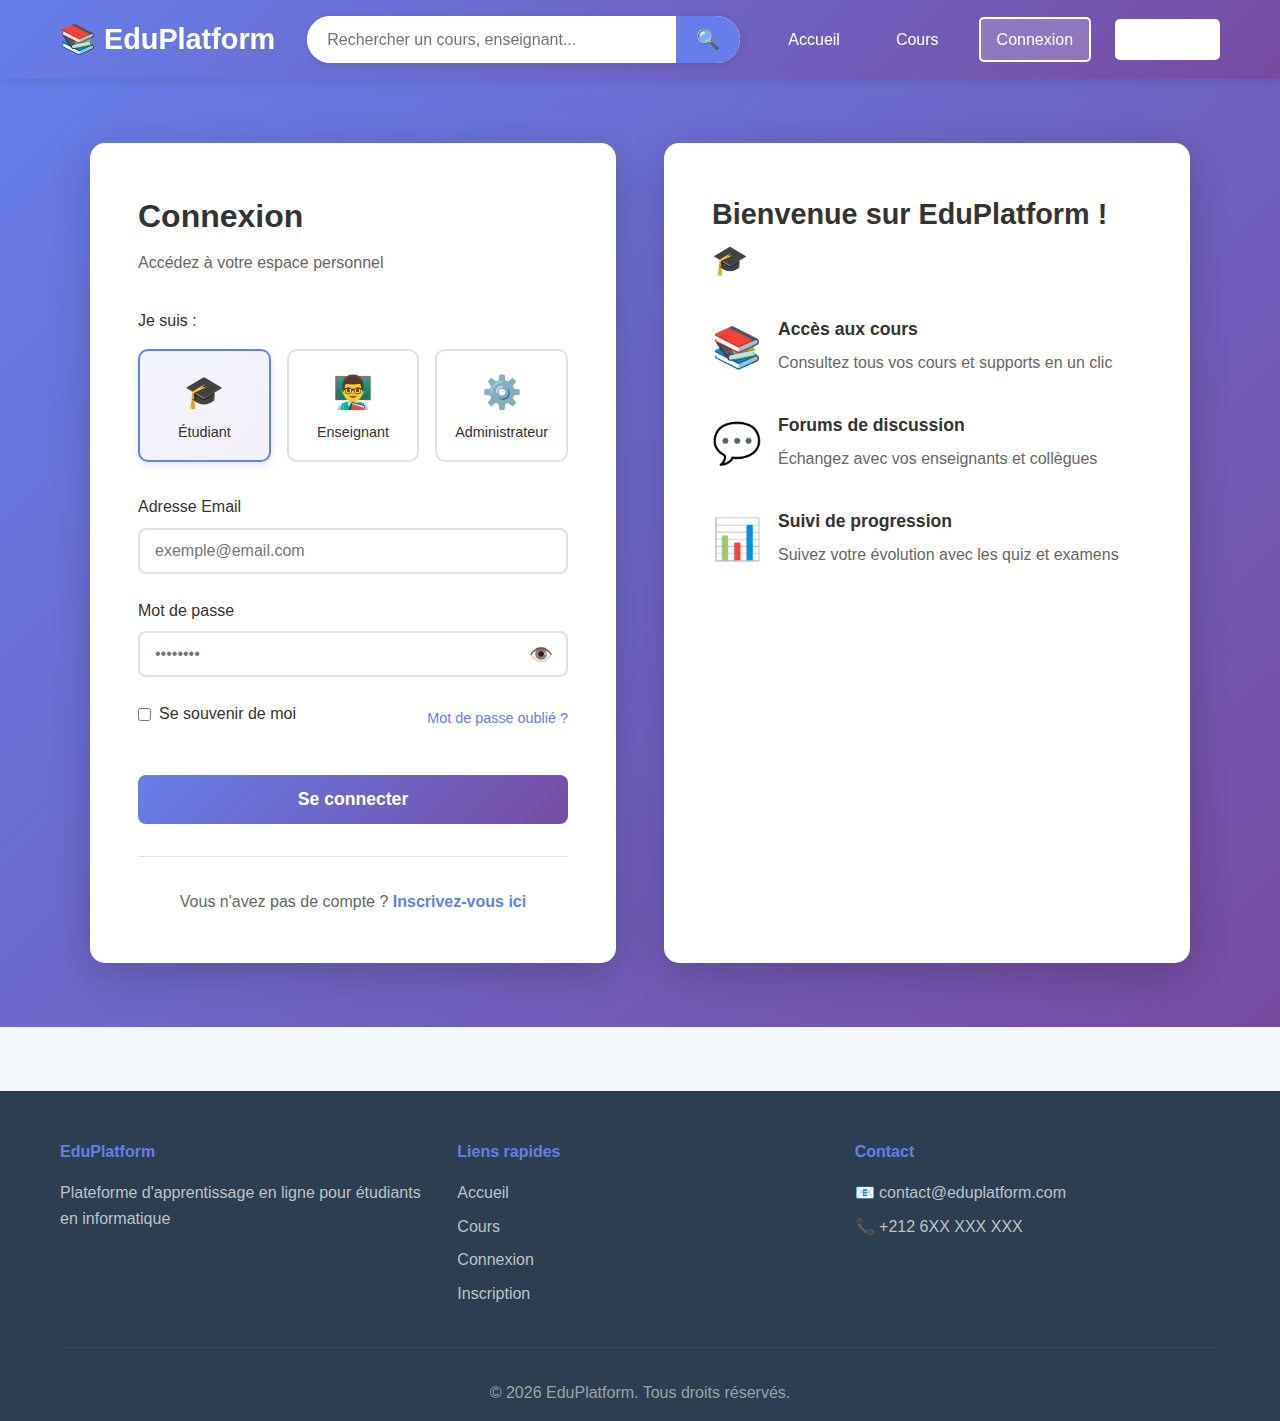
<file: login.html>
<!DOCTYPE html>
<html lang="fr">
<head>
    <meta charset="UTF-8">
    <meta name="viewport" content="width=device-width, initial-scale=1.0">
    <title>Connexion - EduPlatform</title>
    <link rel="stylesheet" href="frontend/css/style.css">
    <link rel="stylesheet" href="frontend/css/login.css">
</head>
<body>
    <!-- Header -->
    <header class="header">
        <div class="container">
            <div class="header-content">
                <div class="logo">
                    <h1>📚 EduPlatform</h1>
                </div>

                <!-- Barre de recherche -->
                <div class="search-bar">
                    <input type="text" id="searchInput" placeholder="Rechercher un cours, enseignant...">
                    <button type="button" id="searchBtn">🔍</button>
                </div>

                <nav class="nav-links">
                    <a href="index.html">Accueil</a>
                    <a href="index.html#courses">Cours</a>
                    <a href="login.html" class="btn-login">Connexion</a>
                    <a href="register.html" class="btn-register">Inscription</a>
                </nav>
            </div>
        </div>
    </header>

    <!-- Section de connexion -->
    <section class="login-section">
        <div class="container">
            <div class="login-container">
                <div class="login-box">
                    <h2>Connexion</h2>
                    <p class="login-subtitle">Accédez à votre espace personnel</p>

                    <form id="loginForm" class="login-form">
                        <!-- Choix du rôle -->
                        <div class="form-group">
                            <label>Je suis :</label>
                            <div class="role-selection">
                                <div class="role-option">
                                    <input type="radio" id="roleStudent" name="role" value="student" checked>
                                    <label for="roleStudent">
                                        <span class="role-icon">🎓</span>
                                        <span>Étudiant</span>
                                    </label>
                                </div>
                                <div class="role-option">
                                    <input type="radio" id="roleTeacher" name="role" value="teacher">
                                    <label for="roleTeacher">
                                        <span class="role-icon">👨‍🏫</span>
                                        <span>Enseignant</span>
                                    </label>
                                </div>
                                <div class="role-option">
                                    <input type="radio" id="roleAdmin" name="role" value="admin">
                                    <label for="roleAdmin">
                                        <span class="role-icon">⚙️</span>
                                        <span>Administrateur</span>
                                    </label>
                                </div>
                            </div>
                        </div>

                        <!-- Email -->
                        <div class="form-group">
                            <label for="email">Adresse Email</label>
                            <input type="email" id="email" name="email" placeholder="exemple@email.com" required>
                        </div>

                        <!-- Mot de passe -->
                        <div class="form-group">
                            <label for="password">Mot de passe</label>
                            <div class="password-input">
                                <input type="password" id="password" name="password" placeholder="••••••••" required>
                                <button type="button" class="toggle-password" id="togglePassword">👁️</button>
                            </div>
                        </div>

                        <!-- Se souvenir de moi -->
                        <div class="form-group checkbox-group">
                            <label>
                                <input type="checkbox" id="rememberMe" name="rememberMe">
                                <span>Se souvenir de moi</span>
                            </label>
                            <a href="#" class="forgot-password">Mot de passe oublié ?</a>
                        </div>

                        <!-- Message d'erreur -->
                        <div id="errorMessage" class="error-message" style="display: none;"></div>

                        <!-- Bouton de connexion -->
                        <button type="submit" class="btn-submit">Se connecter</button>
                    </form>

                    <div class="login-footer">
                        <p>Vous n'avez pas de compte ? <a href="register.html">Inscrivez-vous ici</a></p>
                    </div>
                </div>

                <!-- Informations supplémentaires -->
                <div class="login-info">
                    <h3>Bienvenue sur EduPlatform ! 🎓</h3>
                    <div class="info-items">
                        <div class="info-item">
                            <span class="info-icon">📚</span>
                            <div>
                                <h4>Accès aux cours</h4>
                                <p>Consultez tous vos cours et supports en un clic</p>
                            </div>
                        </div>
                        <div class="info-item">
                            <span class="info-icon">💬</span>
                            <div>
                                <h4>Forums de discussion</h4>
                                <p>Échangez avec vos enseignants et collègues</p>
                            </div>
                        </div>
                        <div class="info-item">
                            <span class="info-icon">📊</span>
                            <div>
                                <h4>Suivi de progression</h4>
                                <p>Suivez votre évolution avec les quiz et examens</p>
                            </div>
                        </div>
                    </div>
                </div>
            </div>
        </div>
    </section>

    <!-- Footer -->
    <footer class="footer">
        <div class="container">
            <div class="footer-content">
                <div class="footer-section">
                    <h4>EduPlatform</h4>
                    <p>Plateforme d'apprentissage en ligne pour étudiants en informatique</p>
                </div>
                <div class="footer-section">
                    <h4>Liens rapides</h4>
                    <ul>
                        <li><a href="index.html">Accueil</a></li>
                        <li><a href="index.html#courses">Cours</a></li>
                        <li><a href="login.html">Connexion</a></li>
                        <li><a href="register.html">Inscription</a></li>
                    </ul>
                </div>
                <div class="footer-section">
                    <h4>Contact</h4>
                    <p>📧 contact@eduplatform.com</p>
                    <p>📞 +212 6XX XXX XXX</p>
                </div>
            </div>
            <div class="footer-bottom">
                <p>&copy; 2026 EduPlatform. Tous droits réservés.</p>
            </div>
        </div>
    </footer>

    <script src="https://code.jquery.com/jquery-3.6.0.min.js"></script>
    <script src="frontend/js/script.js"></script>
    <script src="frontend/js/login.js"></script>
</body>
</html>
</file>
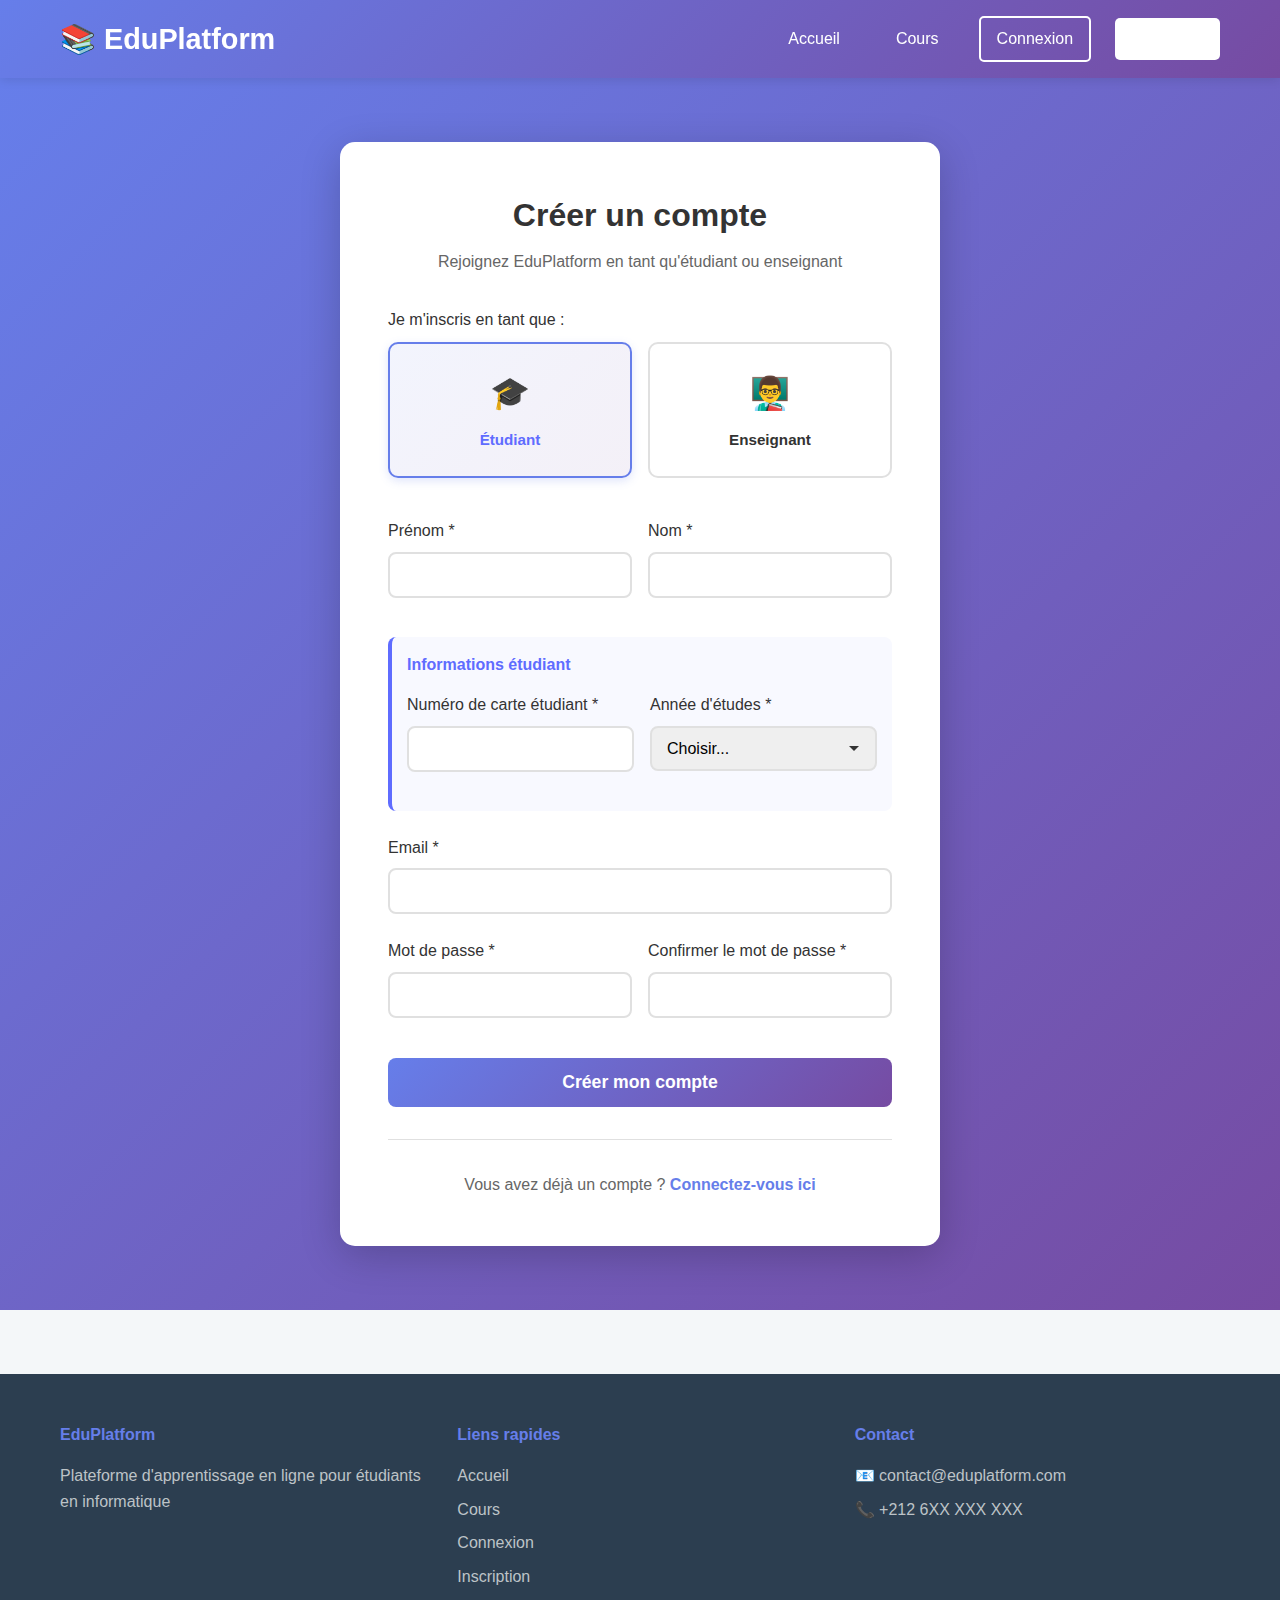
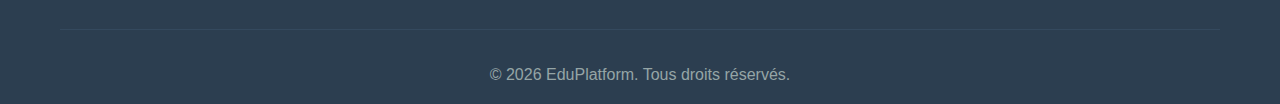
<file: register.html>
<!DOCTYPE html>
<html lang="fr">
<head>
    <meta charset="UTF-8">
    <meta name="viewport" content="width=device-width, initial-scale=1.0">
    <title>Inscription - EduPlatform</title>
    <link rel="stylesheet" href="frontend/css/style.css">
    <link rel="stylesheet" href="frontend/css/register.css">
    <script src="https://code.jquery.com/jquery-3.6.0.min.js"></script>
    <style>
        /* Styles spécifiques pour cette page */
        .register-section {
            min-height: calc(100vh - 200px);
            padding: 4rem 0;
            background: linear-gradient(135deg, #667eea 0%, #764ba2 100%);
        }
        
        .register-container {
            max-width: 600px;
            margin: 0 auto;
        }
        
        .register-box {
            background: white;
            padding: 3rem;
            border-radius: 15px;
            box-shadow: 0 10px 40px rgba(0,0,0,0.2);
        }
        
        .form-group {
            margin-bottom: 1.5rem;
        }
        
        .form-group label {
            display: block;
            margin-bottom: 0.5rem;
            font-weight: 500;
            color: #333;
        }
        
        .form-group input,
        .form-group select {
            width: 100%;
            padding: 12px 15px;
            border: 2px solid #e0e0e0;
            border-radius: 8px;
            font-size: 1rem;
            transition: all 0.3s;
        }
        
        .form-group input:focus,
        .form-group select:focus {
            border-color: #667eea;
            box-shadow: 0 0 0 3px rgba(102, 126, 234, 0.1);
            outline: none;
        }
        
        .role-selection {
            display: grid;
            grid-template-columns: 1fr 1fr;
            gap: 1rem;
            margin-bottom: 2rem;
        }
        
        .role-option input[type="radio"] {
            display: none;
        }
        
        .role-option label {
            display: flex;
            flex-direction: column;
            align-items: center;
            padding: 1.5rem;
            border: 2px solid #e0e0e0;
            border-radius: 10px;
            cursor: pointer;
            transition: all 0.3s;
            text-align: center;
            background: white;
        }
        
        .role-option label:hover {
            border-color: #667eea;
            background: #f8f9ff;
        }
        
        .role-option input[type="radio"]:checked + label {
            border-color: #667eea;
            background: linear-gradient(135deg, #667eea15, #764ba215);
            box-shadow: 0 3px 10px rgba(102, 126, 234, 0.2);
        }
        
        .role-icon {
            font-size: 2rem;
            margin-bottom: 0.5rem;
        }
        
        .role-option span:last-child {
            font-weight: 600;
            color: #333;
        }
        
        .role-fields {
            margin: 1.5rem 0;
            padding: 1.5rem;
            background: #f8f9ff;
            border-radius: 10px;
            border-left: 4px solid #667eea;
            transition: all 0.3s ease;
        }
        
        .role-fields h4 {
            color: #667eea;
            margin-bottom: 1rem;
            font-size: 1.1rem;
        }
        
        .form-row {
            display: grid;
            grid-template-columns: 1fr 1fr;
            gap: 1rem;
        }
        
        .error-message {
            background: #fee;
            color: #c33;
            padding: 12px;
            border-radius: 8px;
            margin: 1rem 0;
            border-left: 4px solid #c33;
            display: none;
        }
        
        .success-message {
            background: #d4edda;
            color: #155724;
            padding: 12px;
            border-radius: 8px;
            margin: 1rem 0;
            border-left: 4px solid #c3e6cb;
            display: none;
        }
        
        .btn-submit {
            width: 100%;
            padding: 14px;
            background: linear-gradient(135deg, #667eea 0%, #764ba2 100%);
            color: white;
            border: none;
            border-radius: 8px;
            font-size: 1.1rem;
            font-weight: bold;
            cursor: pointer;
            transition: all 0.3s;
            margin-top: 1rem;
        }
        
        .btn-submit:hover {
            transform: translateY(-2px);
            box-shadow: 0 5px 15px rgba(102, 126, 234, 0.4);
        }
        
        .btn-submit:disabled {
            opacity: 0.6;
            cursor: not-allowed;
            transform: none;
        }
        
        .register-footer {
            text-align: center;
            margin-top: 2rem;
            padding-top: 2rem;
            border-top: 1px solid #e0e0e0;
        }
        
        .register-footer a {
            color: #667eea;
            text-decoration: none;
            font-weight: 600;
        }
        
        .register-footer a:hover {
            text-decoration: underline;
        }
        
        @media (max-width: 768px) {
            .register-box {
                padding: 2rem 1.5rem;
            }
            
            .role-selection {
                grid-template-columns: 1fr;
            }
            
            .form-row {
                grid-template-columns: 1fr;
            }
        }
    </style>
</head>
<body>
    <!-- Header -->
    <header class="header">
        <div class="container">
            <div class="header-content">
                <div class="logo">
                    <h1>📚 EduPlatform</h1>
                </div>
                
                <nav class="nav-links">
                    <a href="index.html">Accueil</a>
                    <a href="index.html#courses">Cours</a>
                    <a href="login.html" class="btn-login">Connexion</a>
                    <a href="register.html" class="btn-register">Inscription</a>
                </nav>
            </div>
        </div>
    </header>
    
    <!-- Section d'inscription -->
    <section class="register-section">
        <div class="container">
            <div class="register-container">
                <div class="register-box">
                    <h2>Créer un compte</h2>
                    <p class="register-subtitle">Rejoignez EduPlatform en tant qu'étudiant ou enseignant</p>
                    
                    <form id="registerForm">
                        <!-- Choix du rôle -->
                        <div class="form-group">
                            <label>Je m'inscris en tant que :</label>
                            <div class="role-selection">
                                <div class="role-option">
                                    <input type="radio" id="roleStudent" name="role" value="student" checked>
                                    <label for="roleStudent">
                                        <span class="role-icon">🎓</span>
                                        <span>Étudiant</span>
                                    </label>
                                </div>
                                <div class="role-option">
                                    <input type="radio" id="roleTeacher" name="role" value="teacher">
                                    <label for="roleTeacher">
                                        <span class="role-icon">👨‍🏫</span>
                                        <span>Enseignant</span>
                                    </label>
                                </div>
                            </div>
                        </div>
                        
                        <!-- Informations personnelles -->
                        <div class="form-row">
                            <div class="form-group">
                                <label for="firstName">Prénom *</label>
                                <input type="text" id="firstName" name="firstName" required>
                            </div>
                            <div class="form-group">
                                <label for="lastName">Nom *</label>
                                <input type="text" id="lastName" name="lastName" required>
                            </div>
                        </div>
                        
                        <!-- Champs Étudiant -->
                        <div id="studentFields" class="role-fields">
                            <h4>Informations étudiant</h4>
                            <div class="form-row">
                                <div class="form-group">
                                    <label for="studentCard">Numéro de carte étudiant *</label>
                                    <input type="text" id="studentCard" name="studentCard">
                                </div>
                                <div class="form-group">
                                    <label for="year">Année d'études *</label>
                                    <select id="year" name="year">
                                        <option value="">Choisir...</option>
                                        <option value="L1">Licence 1</option>
                                        <option value="L2">Licence 2</option>
                                        <option value="L3">Licence 3</option>
                                        <option value="M1">Master 1</option>
                                        <option value="M2">Master 2</option>
                                    </select>
                                </div>
                            </div>
                        </div>
                        
                        <!-- Champs Enseignant -->
                        <div id="teacherFields" class="role-fields" style="display: none;">
                            <h4>Informations enseignant</h4>
                            <div class="form-group">
                                <label for="specialty">Spécialité *</label>
                                <input type="text" id="specialty" name="specialty">
                            </div>
                            <div class="form-group">
                                <label for="phone">Téléphone (optionnel)</label>
                                <input type="tel" id="phone" name="phone">
                            </div>
                        </div>
                        
                        <!-- Email et mot de passe -->
                        <div class="form-group">
                            <label for="email">Email *</label>
                            <input type="email" id="email" name="email" required>
                        </div>
                        
                        <div class="form-row">
                            <div class="form-group">
                                <label for="password">Mot de passe *</label>
                                <input type="password" id="password" name="password" required>
                            </div>
                            <div class="form-group">
                                <label for="confirmPassword">Confirmer le mot de passe *</label>
                                <input type="password" id="confirmPassword" name="confirmPassword" required>
                            </div>
                        </div>
                        
                        <!-- Messages -->
                        <div id="errorMessage" class="error-message"></div>
                        <div id="successMessage" class="success-message"></div>
                        
                        <!-- Bouton d'inscription -->
                        <button type="submit" class="btn-submit" id="submitBtn">Créer mon compte</button>
                    </form>
                    
                    <div class="register-footer">
                        <p>Vous avez déjà un compte ? <a href="login.html">Connectez-vous ici</a></p>
                    </div>
                </div>
            </div>
        </div>
    </section>
    
    <!-- Footer -->
    <footer class="footer">
        <div class="container">
            <div class="footer-content">
                <div class="footer-section">
                    <h4>EduPlatform</h4>
                    <p>Plateforme d'apprentissage en ligne pour étudiants en informatique</p>
                </div>
                <div class="footer-section">
                    <h4>Liens rapides</h4>
                    <ul>
                        <li><a href="index.html">Accueil</a></li>
                        <li><a href="index.html#courses">Cours</a></li>
                        <li><a href="login.html">Connexion</a></li>
                        <li><a href="register.html">Inscription</a></li>
                    </ul>
                </div>
                <div class="footer-section">
                    <h4>Contact</h4>
                    <p>📧 contact@eduplatform.com</p>
                    <p>📞 +212 6XX XXX XXX</p>
                </div>
            </div>
            <div class="footer-bottom">
                <p>&copy; 2026 EduPlatform. Tous droits réservés.</p>
            </div>
        </div>
    </footer>
    
    <!-- Script inline pour gérer le changement de rôle -->
    <script>
        $(document).ready(function() {
            // Gestion du changement de rôle
            $('input[name="role"]').on('change', function() {
                const role = $(this).val();
                console.log("Rôle sélectionné:", role);
                
                if (role === 'student') {
                    $('#studentFields').show();
                    $('#teacherFields').hide();
                    // Rendre les champs requis
                    $('#studentCard, #year').prop('required', true);
                    $('#specialty').prop('required', false);
                } else {
                    $('#studentFields').hide();
                    $('#teacherFields').show();
                    // Rendre les champs requis
                    $('#studentCard, #year').prop('required', false);
                    $('#specialty').prop('required', true);
                }
            });
            
            // Validation du formulaire
            $('#registerForm').on('submit', function(e) {
                e.preventDefault();
                
                const role = $('input[name="role"]:checked').val();
                const email = $('#email').val().trim();
                const password = $('#password').val();
                const confirmPassword = $('#confirmPassword').val();
                const firstName = $('#firstName').val().trim();
                const lastName = $('#lastName').val().trim();
                
                // Validation de base
                if (!email || !password || !firstName || !lastName) {
                    showError('Veuillez remplir tous les champs obligatoires');
                    return;
                }
                
                if (password !== confirmPassword) {
                    showError('Les mots de passe ne correspondent pas');
                    return;
                }
                
                if (password.length < 6) {
                    showError('Le mot de passe doit contenir au moins 6 caractères');
                    return;
                }
                
                // Préparer les données
                const data = {
                    email: email,
                    password: password,
                    firstName: firstName,
                    lastName: lastName,
                    role: role
                };
                
                // Ajouter les champs spécifiques au rôle
                if (role === 'student') {
                    const studentCard = $('#studentCard').val().trim();
                    const year = $('#year').val();
                    
                    if (!studentCard || !year) {
                        showError('Veuillez remplir tous les champs étudiant');
                        return;
                    }
                    
                    data.studentCard = studentCard;
                    data.year = year;
                } else {
                    const specialty = $('#specialty').val().trim();
                    
                    if (!specialty) {
                        showError('Veuillez indiquer votre spécialité');
                        return;
                    }
                    
                    data.specialty = specialty;
                    data.phone = $('#phone').val().trim();
                }
                
                // Envoyer la requête
                const submitBtn = $('#submitBtn');
                submitBtn.prop('disabled', true).text('Création en cours...');
                
                $.ajax({
                    url: 'backend/api/auth/register.php',
                    method: 'POST',
                    contentType: 'application/json',
                    data: JSON.stringify(data),
                    success: function(response) {
                        if (response.status === 'success') {
                            showSuccess('Compte créé avec succès ! Redirection...');
                            
                            // Stocker les infos
                            localStorage.setItem('token', response.data.token);
                            localStorage.setItem('user', JSON.stringify(response.data.user));
                            
                            // Redirection
                            setTimeout(() => {
                                const redirectUrl = role === 'student' ? 'student.html' : 'teacher.html';
                                window.location.href = redirectUrl;
                            }, 1500);
                        } else {
                            showError(response.message || 'Erreur lors de l\'inscription');
                            submitBtn.prop('disabled', false).text('Créer mon compte');
                        }
                    },
                    error: function(xhr) {
                        let message = 'Erreur serveur';
                        try {
                            const response = JSON.parse(xhr.responseText);
                            message = response.message || message;
                        } catch(e) {}
                        
                        showError(message);
                        submitBtn.prop('disabled', false).text('Créer mon compte');
                    }
                });
            });
            
            function showError(message) {
                const errorDiv = $('#errorMessage');
                errorDiv.text(message).show();
                setTimeout(() => errorDiv.hide(), 5000);
            }
            
            function showSuccess(message) {
                const successDiv = $('#successMessage');
                successDiv.text(message).show();
                setTimeout(() => successDiv.hide(), 5000);
            }
        });
    </script>
</body>
</html>
</file>
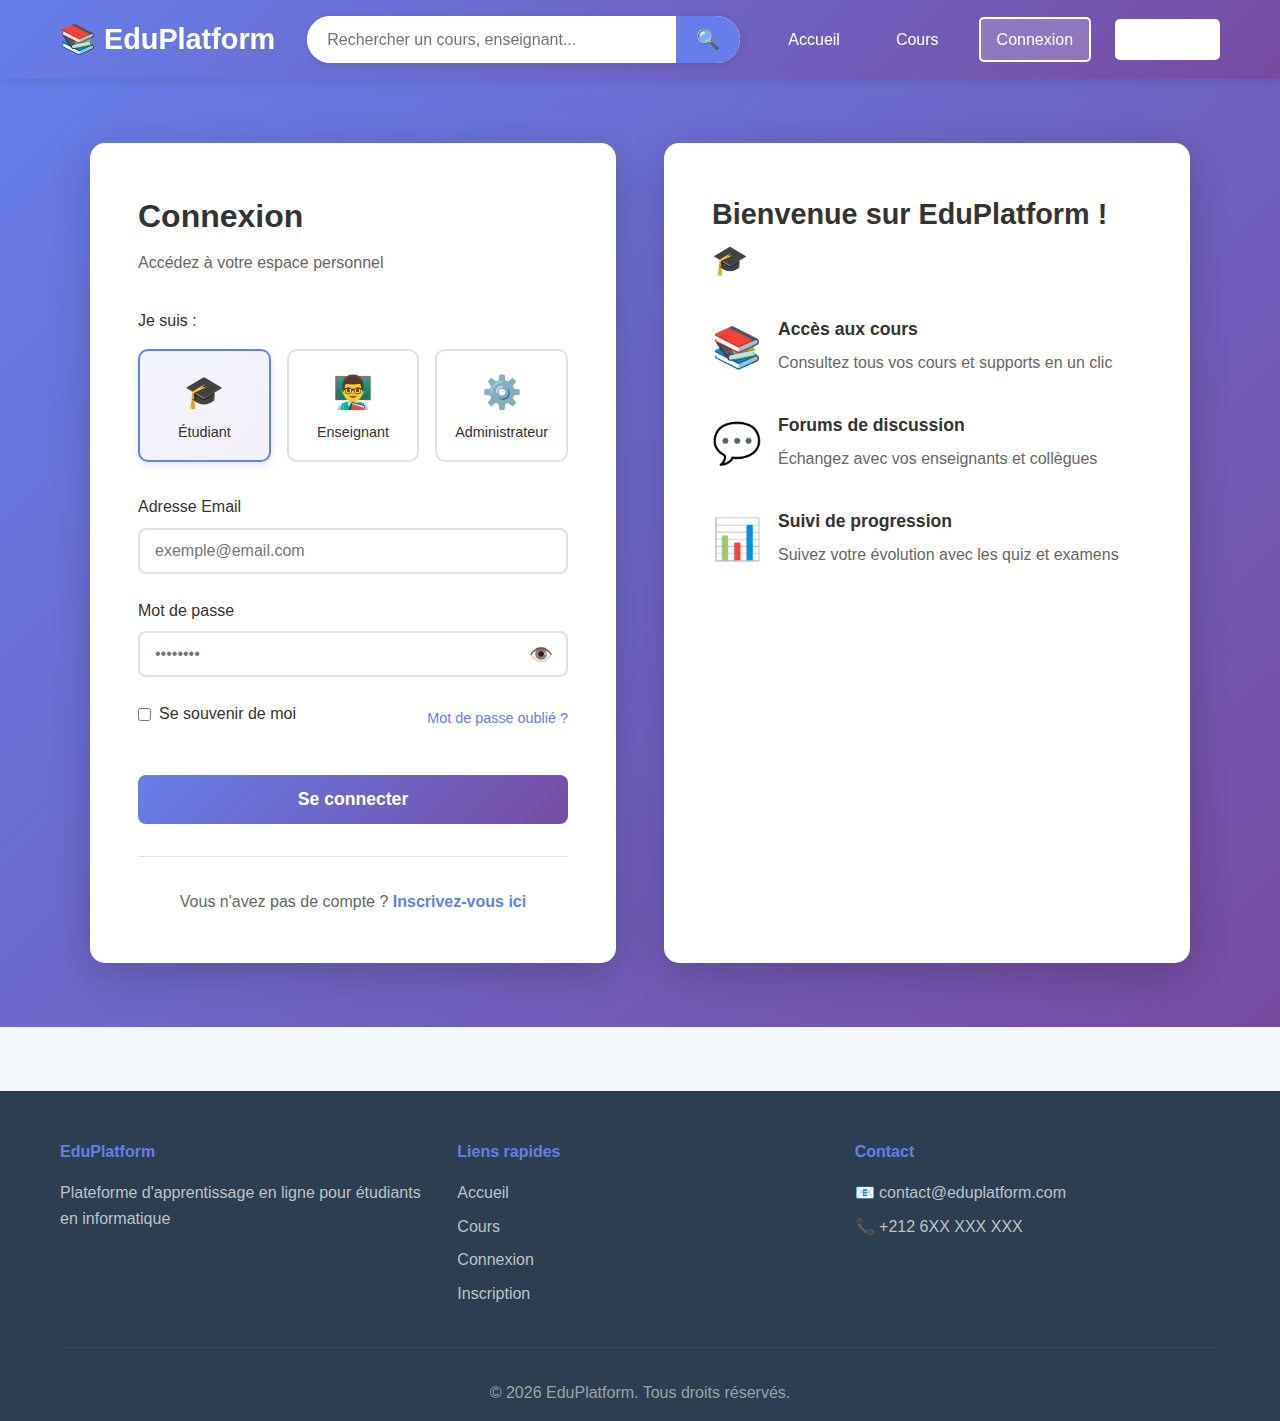
<file: teacher.html>
<!DOCTYPE html>
<html lang="fr">

<head>
    <meta charset="UTF-8">
    <title>Espace Enseignant - EduPlatform</title>
    <link rel="stylesheet" href="frontend/css/teacher.css">
    <link rel="stylesheet" href="https://cdnjs.cloudflare.com/ajax/libs/font-awesome/6.4.0/css/all.min.css">
    <script src="https://code.jquery.com/jquery-3.6.0.min.js"></script>
    <style>
        .tabs {
            display: flex;
            gap: 10px;
            margin-bottom: 20px;
            border-bottom: 2px solid #e0e2ff;
            padding-bottom: 10px;
        }

        .tab {
            padding: 10px 20px;
            background: #f8f9ff;
            border: none;
            border-radius: 6px;
            cursor: pointer;
            font-weight: 500;
            color: #666;
            transition: all 0.3s;
        }

        .tab:hover {
            background: #e0e2ff;
        }

        .tab.active {
            background: #5f6cff;
            color: white;
        }

        .tab-content {
            display: none;
            animation: fadeIn 0.3s;
        }

        .tab-content.active {
            display: block;
        }

        @keyframes fadeIn {
            from {
                opacity: 0;
                transform: translateY(10px);
            }

            to {
                opacity: 1;
                transform: translateY(0);
            }
        }

        .section {
            display: none;
        }

        .section.active {
            display: block;
        }

        .file-upload-area {
            border: 3px dashed #5f6cff;
            border-radius: 12px;
            padding: 40px;
            text-align: center;
            background: #f8f9ff;
            cursor: pointer;
            transition: all 0.3s;
            margin: 20px 0;
        }

        .file-upload-area:hover {
            background: #e8ebff;
            border-color: #4a58ff;
        }

        .file-upload-area.dragover {
            background: #e0e2ff;
            transform: scale(1.02);
        }

        .file-upload-area i {
            font-size: 48px;
            color: #5f6cff;
            margin-bottom: 15px;
        }

        .stats-grid {
            display: grid;
            grid-template-columns: repeat(auto-fit, minmax(200px, 1fr));
            gap: 15px;
            margin-top: 20px;
        }

        .stat-card {
            background: white;
            padding: 20px;
            border-radius: 8px;
            text-align: center;
            box-shadow: 0 3px 10px rgba(0, 0, 0, 0.1);
        }

        .stat-value {
            font-size: 2rem;
            font-weight: bold;
            color: #5f6cff;
            margin-bottom: 5px;
        }

        .stat-label {
            color: #666;
            font-size: 0.9rem;
        }

        .btn-create {
            background: #5f6cff;
            color: white;
            border: none;
            padding: 12px 24px;
            border-radius: 8px;
            cursor: pointer;
            font-weight: bold;
            transition: all 0.3s;
        }

        .btn-create:hover {
            background: #4a58ff;
            transform: translateY(-2px);
        }

        .form-group {
            margin-bottom: 15px;
        }

        .form-group label {
            display: block;
            margin-bottom: 5px;
            font-weight: 500;
            color: #333;
        }

        .form-group input,
        .form-group select,
        .form-group textarea {
            width: 100%;
            padding: 12px;
            border: 2px solid #e0e0e0;
            border-radius: 8px;
            font-size: 14px;
            transition: all 0.3s;
        }

        .form-group input:focus,
        .form-group select:focus,
        .form-group textarea:focus {
            border-color: #5f6cff;
            outline: none;
        }

        .form-row {
            display: grid;
            grid-template-columns: 1fr 1fr;
            gap: 15px;
        }

        .course-item,
        .quiz-item,
        .assignment-item {
            background: white;
            padding: 20px;
            border-radius: 12px;
            margin-bottom: 15px;
            box-shadow: 0 3px 10px rgba(0, 0, 0, 0.1);
        }

        .course-item h3,
        .quiz-item h3,
        .assignment-item h3 {
            color: #333;
            margin-bottom: 10px;
        }

        .course-meta,
        .quiz-meta,
        .assignment-meta {
            display: flex;
            gap: 20px;
            color: #888;
            font-size: 0.9rem;
            margin-top: 10px;
        }

        /* Styles pour le constructeur de quiz */
        .question-builder {
            background: #f8f9ff;
            border: 2px solid #e0e2ff;
            border-radius: 12px;
            padding: 20px;
            margin-bottom: 20px;
        }

        .question-header {
            display: flex;
            justify-content: space-between;
            align-items: center;
            margin-bottom: 15px;
        }

        .question-number {
            background: #5f6cff;
            color: white;
            padding: 5px 15px;
            border-radius: 20px;
            font-weight: bold;
        }

        .option-row {
            display: flex;
            align-items: center;
            gap: 10px;
            margin-bottom: 10px;
            padding: 10px;
            background: white;
            border-radius: 8px;
        }

        .option-row input[type="text"] {
            flex: 1;
        }

        .option-row input[type="radio"],
        .option-row input[type="checkbox"] {
            width: 20px;
            height: 20px;
            cursor: pointer;
        }

        .btn-add-option,
        .btn-add-question {
            background: #28a745;
            color: white;
            border: none;
            padding: 8px 16px;
            border-radius: 6px;
            cursor: pointer;
            margin-top: 10px;
        }

        .btn-remove {
            background: #dc3545;
            color: white;
            border: none;
            padding: 6px 12px;
            border-radius: 6px;
            cursor: pointer;
        }

        .btn-remove-question {
            background: #dc3545;
            color: white;
            border: none;
            padding: 8px 16px;
            border-radius: 6px;
            cursor: pointer;
        }

        .questions-list {
            margin-top: 30px;
        }

        .saved-question {
            background: white;
            border-left: 4px solid #5f6cff;
            padding: 15px;
            margin-bottom: 15px;
            border-radius: 8px;
            box-shadow: 0 2px 5px rgba(0, 0, 0, 0.1);
        }

        .saved-question h4 {
            color: #333;
            margin-bottom: 10px;
        }

        .saved-options {
            margin-left: 20px;
        }

        .saved-options li {
            padding: 5px 0;
            display: flex;
            align-items: center;
            gap: 8px;
        }

        .correct-answer {
            color: #28a745;
            font-weight: bold;
        }

        .wrong-answer {
            color: #666;
        }

        .badge {
            display: inline-block;
            padding: 4px 12px;
            border-radius: 20px;
            font-size: 0.85rem;
            font-weight: 500;
        }

        .badge-success {
            background: #d4edda;
            color: #155724;
        }

        .badge-warning {
            background: #fff3cd;
            color: #856404;
        }

        .badge-info {
            background: #d1ecf1;
            color: #0c5460;
        }

        @media (max-width: 768px) {
            .form-row {
                grid-template-columns: 1fr;
            }

            .course-meta,
            .quiz-meta,
            .assignment-meta {
                flex-direction: column;
                gap: 5px;
            }
        }
    </style>
</head>

<body>
    <!-- Navbar -->
    <header class="navbar">
        <h2>EduPlatform | Enseignant</h2>
        <nav class="nav-links">
            <a href="#" class="active" id="nav-dashboard" onclick="showSection('dashboard')">Tableau de bord</a>
            <a href="#" id="nav-courses" onclick="showSection('courses')">Mes Cours</a>
            <a href="#" id="nav-create" onclick="showSection('create')">Créer un Cours</a>
            <a href="#" id="nav-quizzes" onclick="showSection('quizzes')">Quiz & Évaluations</a>
            <a href="#" id="nav-assignments" onclick="showSection('assignments')">Devoirs</a>
        </nav>
        <button class="logout" onclick="logout()">Déconnexion</button>
    </header>

    <!-- Content -->
    <div class="container">
        <!-- Tableau de bord -->
        <div id="dashboard-section" class="section active">
            <h1>Tableau de bord Enseignant</h1>

            <div class="stats-grid">
                <div class="stat-card">
                    <div class="stat-value" id="total-courses">0</div>
                    <div class="stat-label">Cours créés</div>
                </div>
                <div class="stat-card">
                    <div class="stat-value" id="total-students">0</div>
                    <div class="stat-label">Étudiants inscrits</div>
                </div>
                <div class="stat-card">
                    <div class="stat-value" id="total-quizzes">0</div>
                    <div class="stat-label">Quiz créés</div>
                </div>
                <div class="stat-card">
                    <div class="stat-value" id="total-assignments">0</div>
                    <div class="stat-label">Devoirs créés</div>
                </div>
            </div>

            <div class="card" style="margin-top: 30px;">
                <h3>Activités récentes</h3>
                <div id="recent-activities">
                    <p style="color: #666; text-align: center; padding: 20px;">Aucune activité récente</p>
                </div>
            </div>
        </div>

        <!-- Section Mes Cours -->
        <div id="courses-section" class="section">
            <h1>Mes Cours</h1>
            <div id="courses-list">
                <p style="color: #666; text-align: center; padding: 40px;">Chargement des cours...</p>
            </div>
        </div>

        <!-- Section Création de Cours -->
        <div id="create-section" class="section">
            <h1>Créer un Nouveau Cours</h1>

            <form id="create-course-form">
                <div class="card">
                    <h3>Informations du cours</h3>
                    <div class="form-group">
                        <label for="course-title">Titre du cours *</label>
                        <input type="text" id="course-title" placeholder="Ex: Introduction à JavaScript" required>
                    </div>
                    <div class="form-group">
                        <label for="course-category">Catégorie *</label>
                        <select id="course-category" required>
                            <option value="">Sélectionnez une catégorie</option>
                            <option value="Développement Web">Développement Web</option>
                            <option value="Data Science">Data Science</option>
                            <option value="Intelligence Artificielle">Intelligence Artificielle</option>
                            <option value="Cybersécurité">Cybersécurité</option>
                            <option value="Développement Mobile">Développement Mobile</option>
                        </select>
                    </div>
                    <div class="form-group">
                        <label for="course-description">Description *</label>
                        <textarea id="course-description" rows="4" placeholder="Décrivez votre cours..."
                            required></textarea>
                    </div>
                </div>

                <div class="card" style="margin-top: 20px;">
                    <h3>Supports de cours (optionnel)</h3>
                    <div class="file-upload-area" id="file-upload-area">
                        <i class="fas fa-cloud-upload-alt"></i>
                        <p><strong>Cliquez pour sélectionner des fichiers</strong></p>
                        <p>ou glissez-déposez ici</p>
                        <p style="font-size: 0.85rem; color: #999;">PDF, DOC, PPT, MP4, MP3, JPG, PNG (max 10MB)</p>
                        <input type="file" id="course-files" multiple style="display: none;">
                    </div>
                    <div class="file-list" id="file-list"></div>
                </div>

                <div style="margin-top: 30px;">
                    <button type="submit" class="btn-create" id="submit-course">
                        <i class="fas fa-save"></i> Créer le cours
                    </button>
                </div>
            </form>
        </div>

        <!-- Section Quiz & Évaluations -->
        <div id="quizzes-section" class="section">
            <h1>Quiz & Évaluations</h1>

            <div class="tabs">
                <button class="tab active" onclick="switchTab(this, 'create-quiz-tab')">Créer un Quiz</button>
                <button class="tab" onclick="switchTab(this, 'manage-quizzes-tab')">Mes Quiz</button>
                <button class="tab" onclick="switchTab(this, 'build-quiz-tab')">Construire Questions</button>
            </div>

            <!-- Créer un Quiz -->
            <div id="create-quiz-tab" class="tab-content active">
                <div class="card">
                    <form id="create-quiz-form">
                        <div class="form-group">
                            <label for="quiz-course">Cours concerné *</label>
                            <select id="quiz-course" required>
                                <option value="">Choisir un cours</option>
                            </select>
                        </div>
                        <div class="form-group">
                            <label for="quiz-title">Titre du quiz *</label>
                            <input type="text" id="quiz-title" placeholder="Ex: Quiz - Chapitre 1" required>
                        </div>
                        <div class="form-group">
                            <label for="quiz-description">Description</label>
                            <textarea id="quiz-description" rows="2" placeholder="Description du quiz..."></textarea>
                        </div>
                        <button type="submit" class="btn-create">Créer le quiz</button>
                    </form>
                </div>
            </div>

            <!-- Mes Quiz -->
            <div id="manage-quizzes-tab" class="tab-content">
                <div class="card">
                    <h3>Vos quiz</h3>
                    <div id="quizzes-list">
                        <p style="color: #666; text-align: center;">Aucun quiz créé</p>
                    </div>
                </div>
            </div>

            <!-- Construire Questions -->
            <div id="build-quiz-tab" class="tab-content">
                <div class="card">
                    <h3>Construire les questions d'un quiz</h3>
                    <div class="form-group">
                        <label for="build-quiz-select">Sélectionner un quiz *</label>
                        <select id="build-quiz-select" onchange="loadQuizQuestions()">
                            <option value="">Choisir un quiz</option>
                        </select>
                    </div>
                </div>

                <!-- Constructeur de question -->
                <div id="question-builder-container" style="display: none;">
                    <div class="question-builder">
                        <div class="question-header">
                            <span class="question-number">Nouvelle Question</span>
                            <button type="button" class="btn-remove-question"
                                onclick="resetQuestionBuilder()">Réinitialiser</button>
                        </div>

                        <div class="form-group">
                            <label>Question *</label>
                            <input type="text" id="question-text" placeholder="Entrez votre question...">
                        </div>

                        <div class="form-group">
                            <label>Type de question</label>
                            <select id="question-type" onchange="updateOptionInputType()">
                                <option value="multiple_choice">Choix multiple (une réponse)</option>
                                <option value="multiple_answer">Choix multiple (plusieurs réponses)</option>
                                <option value="true_false">Vrai/Faux</option>
                            </select>
                        </div>

                        <div class="form-group">
                            <label>Points</label>
                            <input type="number" id="question-points" value="1" min="1">
                        </div>

                        <div class="form-group">
                            <label>Réponses possibles *</label>
                            <div id="options-container">
                                <!-- Les options seront ajoutées ici dynamiquement -->
                            </div>
                            <button type="button" class="btn-add-option" onclick="addOption()">
                                <i class="fas fa-plus"></i> Ajouter une option
                            </button>
                        </div>

                        <div class="form-group">
                            <label>Explication (optionnelle)</label>
                            <textarea id="question-explanation" rows="2"
                                placeholder="Explication de la réponse correcte..."></textarea>
                        </div>

                        <button type="button" class="btn-create" onclick="saveQuestion()"
                            style="width: 100%; margin-top: 15px;">
                            <i class="fas fa-save"></i> Ajouter cette question
                        </button>
                    </div>

                    <!-- Liste des questions existantes -->
                    <div class="card questions-list">
                        <h3>Questions du quiz</h3>
                        <div id="saved-questions-list">
                            <p style="color: #666; text-align: center;">Aucune question ajoutée</p>
                        </div>
                    </div>
                </div>
            </div>
        </div>

        <!-- Section Devoirs -->
        <div id="assignments-section" class="section">
            <h1>Gestion des Devoirs</h1>

            <div class="tabs">
                <button class="tab active" onclick="switchTab(this, 'create-assignment-tab')">Créer un Devoir</button>
                <button class="tab" onclick="switchTab(this, 'manage-assignments-tab')">Mes Devoirs</button>
            </div>

            <!-- Créer un Devoir -->
            <div id="create-assignment-tab" class="tab-content active">
                <div class="card">
                    <form id="create-assignment-form" enctype="multipart/form-data">
                        <div class="form-group">
                            <label for="assignment-course">Cours concerné *</label>
                            <select id="assignment-course" required>
                                <option value="">Choisir un cours</option>
                            </select>
                        </div>
                        <div class="form-group">
                            <label for="assignment-title">Titre du devoir *</label>
                            <input type="text" id="assignment-title" placeholder="Ex: Projet final - Application Web"
                                required>
                        </div>
                        <div class="form-group">
                            <label for="assignment-description">Description *</label>
                            <textarea id="assignment-description" rows="4"
                                placeholder="Décrivez le devoir, les consignes, les critères d'évaluation..."
                                required></textarea>
                        </div>
                        <div class="form-row">
                            <div class="form-group">
                                <label for="assignment-due-date">Date de remise *</label>
                                <input type="datetime-local" id="assignment-due-date" required>
                            </div>
                            <div class="form-group">
                                <label for="assignment-points">Points maximum</label>
                                <input type="number" id="assignment-points" value="100" min="1">
                            </div>
                        </div>
                        <div class="form-group">
                            <label>
                                <input type="checkbox" id="assignment-late" style="width: auto; margin-right: 8px;">
                                Autoriser les remises en retard
                            </label>
                        </div>

                        <!-- Upload de fichier pour le devoir -->
                        <div class="form-group">
                            <label>Fichier du devoir (sujet, modèle, etc.)</label>
                            <div class="file-upload-area" id="assignment-file-area" style="padding: 20px;">
                                <i class="fas fa-file-upload"></i>
                                <p><strong>Cliquez pour sélectionner un fichier</strong></p>
                                <p style="font-size: 0.85rem; color: #999;">PDF, DOC, ZIP (max 10MB)</p>
                                <input type="file" id="assignment-file" name="file" accept=".pdf,.doc,.docx,.zip,.rar"
                                    style="display: none;">
                            </div>
                            <div id="assignment-file-preview"></div>
                        </div>

                        <button type="submit" class="btn-create" id="submit-assignment">
                            <i class="fas fa-save"></i> Créer le devoir
                        </button>
                    </form>
                </div>
            </div>

            <!-- Mes Devoirs -->
            <div id="manage-assignments-tab" class="tab-content">
                <div class="card">
                    <h3>Vos devoirs</h3>
                    <div id="assignments-list">
                        <p style="color: #666; text-align: center;">Aucun devoir créé</p>
                    </div>
                </div>
            </div>
        </div>
    </div>

    <script>
        const API_BASE_URL = window.location.origin + '/eduplatform/backend/api';
        let selectedFiles = [];
        let currentOptions = [];
        let optionCounter = 0;
        let currentAssignmentId = null;

        // ============ NAVIGATION ============
        function showSection(sectionName) {
            document.querySelectorAll('.section').forEach(s => s.classList.remove('active'));
            document.getElementById(sectionName + '-section').classList.add('active');
            document.querySelectorAll('.nav-links a').forEach(l => l.classList.remove('active'));
            document.getElementById('nav-' + sectionName).classList.add('active');

            if (sectionName === 'courses') loadTeacherCourses();
            else if (sectionName === 'dashboard') loadTeacherDashboard();
            else if (sectionName === 'quizzes') {
                loadCoursesForSelect();
                loadTeacherQuizzes();
            }
            else if (sectionName === 'assignments') {
                loadCoursesForSelect();
                loadTeacherAssignments();
            }
        }

        function switchTab(tab, contentId) {
            tab.parentElement.querySelectorAll('.tab').forEach(t => t.classList.remove('active'));
            tab.classList.add('active');
            const section = tab.closest('.section');
            section.querySelectorAll('.tab-content').forEach(c => c.classList.remove('active'));
            document.getElementById(contentId).classList.add('active');
        }

        // ============ API REQUEST ============
        async function apiRequest(endpoint, options = {}) {
            const url = `${API_BASE_URL}/${endpoint}`;
            const token = localStorage.getItem('token');

            const defaultOptions = {
                headers: {}
            };

            if (token) {
                defaultOptions.headers['Authorization'] = 'Bearer ' + token;
            }

            const finalOptions = { ...defaultOptions, ...options };

            if (options.headers) {
                finalOptions.headers = { ...defaultOptions.headers, ...options.headers };
            }

            if (finalOptions.body && !(finalOptions.body instanceof FormData)) {
                finalOptions.headers['Content-Type'] = 'application/json';
                if (typeof finalOptions.body === 'object') {
                    finalOptions.body = JSON.stringify(finalOptions.body);
                }
            }

            const response = await fetch(url, finalOptions);

            const contentType = response.headers.get('content-type');
            if (contentType && contentType.includes('application/json')) {
                return await response.json();
            } else {
                const text = await response.text();
                console.error('Réponse non-JSON:', text.substring(0, 500));
                throw new Error('La réponse du serveur n\'est pas au format JSON');
            }
        }

        // ============ DASHBOARD ============
        async function loadTeacherDashboard() {
            try {
                const user = JSON.parse(localStorage.getItem('user') || '{}');
                if (!user.email) return;

                const result = await apiRequest('teachers/index.php?email=' + encodeURIComponent(user.email));
                if (result.status === 'success') {
                    const stats = result.data.stats || {};
                    document.getElementById('total-courses').textContent = stats.total_courses || 0;
                    document.getElementById('total-students').textContent = stats.total_students || 0;
                    document.getElementById('total-quizzes').textContent = stats.total_quizzes || 0;

                    const assignResult = await apiRequest('teachers/assignments.php');
                    if (assignResult.status === 'success') {
                        document.getElementById('total-assignments').textContent = assignResult.data.length;
                    }
                }
            } catch (e) {
                console.error('Erreur dashboard:', e);
            }
        }

        // ============ COURS - CORRIGÉ AVEC SUPPRESSION ============
        async function loadTeacherCourses() {
            try {
                const user = JSON.parse(localStorage.getItem('user') || '{}');
                const result = await apiRequest('teachers/index.php?email=' + encodeURIComponent(user.email));
                const container = document.getElementById('courses-list');

                if (result.status === 'success') {
                    const courses = result.data.courses || [];
                    if (courses.length === 0) {
                        container.innerHTML = '<p style="color: #666; text-align: center; padding: 40px;">Vous n\'avez pas encore créé de cours.</p>';
                    } else {
                        container.innerHTML = courses.map(c => `
                        <div class="course-item" style="background: white; padding: 20px; border-radius: 12px; margin-bottom: 15px; box-shadow: 0 3px 10px rgba(0,0,0,0.1); border-left: 4px solid #5f6cff;">
                            <div style="display: flex; justify-content: space-between; align-items: start; margin-bottom: 10px;">
                                <h3 style="margin: 0; color: #333; font-size: 1.3rem;">${escapeHtml(c.title)}</h3>
                                <div style="display: flex; gap: 10px;">
                                    <button onclick="editCourse(${c.id})" style="background: #ffc107; color: #000; border: none; padding: 8px 16px; border-radius: 6px; cursor: pointer; font-size: 0.9rem;">
                                        <i class="fas fa-edit"></i> Modifier
                                    </button>
                                    <button onclick="deleteCourse(${c.id}, '${escapeHtml(c.title).replace(/'/g, "\\'")}')" style="background: #dc3545; color: white; border: none; padding: 8px 16px; border-radius: 6px; cursor: pointer; font-size: 0.9rem;">
                                        <i class="fas fa-trash"></i> Supprimer
                                    </button>
                                </div>
                            </div>
                            <p style="color: #666; margin: 10px 0; line-height: 1.6;">${escapeHtml(c.description)}</p>
                            <div class="course-meta" style="display: flex; gap: 20px; color: #888; font-size: 0.9rem; margin-top: 15px; flex-wrap: wrap;">
                                <span><i class="fas fa-users"></i> ${c.enrollment_count || 0} étudiants inscrits</span>
                                <span><i class="fas fa-calendar"></i> Créé le ${new Date(c.created_at).toLocaleDateString('fr-FR')}</span>
                                <span><i class="fas fa-tag"></i> ${escapeHtml(c.category)}</span>
                                <span class="badge ${c.is_public ? 'badge-success' : 'badge-warning'}" style="padding: 4px 12px; border-radius: 20px; font-size: 0.85rem;">
                                    ${c.is_public ? 'Public' : 'Privé'}
                                </span>
                            </div>
                        </div>
                    `).join('');
                    }
                }
            } catch (e) {
                console.error('Erreur cours:', e);
                const container = document.getElementById('courses-list');
                container.innerHTML = '<p style="color: #dc3545; text-align: center; padding: 40px;">Erreur lors du chargement des cours</p>';
            }
        }

        // ============ SUPPRESSION DE COURS ============
        async function deleteCourse(courseId, courseTitle) {
            // Demander confirmation avec le titre du cours
            const confirmed = confirm(
                `⚠️ Êtes-vous sûr de vouloir supprimer le cours "${courseTitle}" ?\n\n` +
                `Cette action supprimera définitivement :\n` +
                `- Tous les devoirs et soumissions\n` +
                `- Tous les quiz et questions\n` +
                `- Tous les supports de cours\n` +
                `- Toutes les inscriptions des étudiants\n` +
                `- Tous les messages du forum\n\n` +
                `Cette action est irréversible !`
            );

            if (!confirmed) return;

            // Double confirmation pour les cours avec des étudiants
            const doubleConfirm = confirm(
                `🚨 CONFIRMATION FINALE\n\n` +
                `Tapez "SUPPRIMER" pour confirmer la suppression définitive de "${courseTitle}"`
            );

            if (!doubleConfirm) return;

            try {
                const user = JSON.parse(localStorage.getItem('user') || '{}');

                const result = await apiRequest('teachers/delete-course.php', {
                    method: 'DELETE',
                    body: {
                        course_id: courseId,
                        email: user.email
                    }
                });

                if (result.status === 'success') {
                    alert('✅ ' + result.message);
                    // Recharger la liste des cours
                    loadTeacherCourses();
                    // Mettre à jour le dashboard
                    loadTeacherDashboard();
                } else {
                    alert('❌ Erreur: ' + result.message);
                }
            } catch (e) {
                console.error('Erreur suppression:', e);
                alert('❌ Erreur lors de la suppression du cours');
            }
        }

        function editCourse(courseId) {
            alert('Fonction de modification à implémenter pour le cours #' + courseId);
            // Redirection vers une page d'édition ou ouverture d'un modal
        }

        async function loadCoursesForSelect() {
            try {
                const user = JSON.parse(localStorage.getItem('user') || '{}');
                const result = await apiRequest('teachers/index.php?email=' + encodeURIComponent(user.email));
                if (result.status === 'success') {
                    const courses = result.data.courses || [];
                    const options = courses.map(c => `<option value="${c.id}">${escapeHtml(c.title)}</option>`).join('');

                    ['quiz-course', 'assignment-course', 'build-quiz-select'].forEach(id => {
                        const select = document.getElementById(id);
                        if (select) select.innerHTML = '<option value="">Choisir un cours</option>' + options;
                    });
                }
            } catch (e) {
                console.error('Erreur selects:', e);
            }
        }

        // ============ FILE UPLOAD ============
        function initFileUpload() {
            const area = document.getElementById('file-upload-area');
            const input = document.getElementById('course-files');

            area.addEventListener('click', () => input.click());
            input.addEventListener('change', (e) => handleFiles(e.target.files));
            area.addEventListener('dragover', (e) => { e.preventDefault(); area.classList.add('dragover'); });
            area.addEventListener('dragleave', () => area.classList.remove('dragover'));
            area.addEventListener('drop', (e) => {
                e.preventDefault();
                area.classList.remove('dragover');
                handleFiles(e.dataTransfer.files);
            });

            const assignArea = document.getElementById('assignment-file-area');
            const assignInput = document.getElementById('assignment-file');
            if (assignArea && assignInput) {
                assignArea.addEventListener('click', () => assignInput.click());
                assignInput.addEventListener('change', (e) => handleAssignmentFile(e.target.files[0]));
            }
        }

        function handleFiles(files) {
            const list = document.getElementById('file-list');
            Array.from(files).forEach(file => {
                if (file.size > 10 * 1024 * 1024) {
                    alert('Fichier trop grand: ' + file.name);
                    return;
                }
                selectedFiles.push(file);
                const item = document.createElement('div');
                item.className = 'file-item';
                item.innerHTML = `
                <i class="fas fa-file"></i>
                <span class="file-name">${escapeHtml(file.name)}</span>
                <span class="file-size">${formatSize(file.size)}</span>
                <span class="remove-file" onclick="removeFile('${file.name}')"><i class="fas fa-times"></i></span>
            `;
                list.appendChild(item);
            });
        }

        function removeFile(name) {
            selectedFiles = selectedFiles.filter(f => f.name !== name);
            const list = document.getElementById('file-list');
            list.innerHTML = '';
            selectedFiles.forEach(file => {
                const item = document.createElement('div');
                item.className = 'file-item';
                item.innerHTML = `
                <i class="fas fa-file"></i>
                <span class="file-name">${escapeHtml(file.name)}</span>
                <span class="file-size">${formatSize(file.size)}</span>
                <span class="remove-file" onclick="removeFile('${file.name}')"><i class="fas fa-times"></i></span>
            `;
                list.appendChild(item);
            });
        }

        function handleAssignmentFile(file) {
            if (!file) return;
            if (file.size > 10 * 1024 * 1024) {
                alert('Fichier trop grand (max 10MB)');
                return;
            }
            const preview = document.getElementById('assignment-file-preview');
            preview.innerHTML = `
            <div class="file-item">
                <i class="fas fa-file"></i>
                <span class="file-name">${escapeHtml(file.name)}</span>
                <span class="file-size">${formatSize(file.size)}</span>
                <span class="remove-file" onclick="document.getElementById('assignment-file').value=''; document.getElementById('assignment-file-preview').innerHTML=''">
                    <i class="fas fa-times"></i>
                </span>
            </div>
        `;
        }

        function formatSize(bytes) {
            if (bytes === 0) return '0 Bytes';
            const k = 1024;
            const sizes = ['Bytes', 'KB', 'MB', 'GB'];
            const i = Math.floor(Math.log(bytes) / Math.log(k));
            return parseFloat((bytes / Math.pow(k, i)).toFixed(2)) + ' ' + sizes[i];
        }

        // ============ CRÉATION COURS ============
        document.getElementById('create-course-form').addEventListener('submit', async (e) => {
            e.preventDefault();
            const user = JSON.parse(localStorage.getItem('user') || '{}');
            const btn = document.getElementById('submit-course');
            btn.disabled = true;
            btn.innerHTML = '<i class="fas fa-spinner fa-spin"></i> Création...';

            try {
                const courseData = {
                    teacher_email: user.email,
                    title: document.getElementById('course-title').value,
                    description: document.getElementById('course-description').value,
                    category: document.getElementById('course-category').value,
                    is_public: true
                };

                const result = await apiRequest('teachers/create-course.php', {
                    method: 'POST',
                    body: courseData
                });

                if (result.status === 'success') {
                    if (selectedFiles.length > 0) {
                        await uploadFiles(result.data.course_id);
                    }
                    alert('Cours créé avec succès !');
                    document.getElementById('create-course-form').reset();
                    selectedFiles = [];
                    document.getElementById('file-list').innerHTML = '';
                    showSection('courses');
                } else {
                    alert('Erreur: ' + (result.message || 'Erreur inconnue'));
                }
            } catch (error) {
                console.error('Erreur:', error);
                alert('Erreur serveur: ' + error.message);
            } finally {
                btn.disabled = false;
                btn.innerHTML = '<i class="fas fa-save"></i> Créer le cours';
            }
        });

        async function uploadFiles(courseId) {
            const token = localStorage.getItem('token');
            for (const file of selectedFiles) {
                const formData = new FormData();
                formData.append('file', file);
                formData.append('course_id', courseId);
                formData.append('title', file.name);

                try {
                    await fetch(`${API_BASE_URL}/teachers/upload-material.php`, {
                        method: 'POST',
                        headers: { 'Authorization': 'Bearer ' + token },
                        body: formData
                    });
                } catch (e) {
                    console.error('Erreur upload:', e);
                }
            }
        }

        // ============ QUIZ ============
        document.getElementById('create-quiz-form').addEventListener('submit', async (e) => {
            e.preventDefault();
            const user = JSON.parse(localStorage.getItem('user') || '{}');
            const btn = e.target.querySelector('button[type="submit"]');
            btn.disabled = true;
            btn.innerHTML = '<i class="fas fa-spinner fa-spin"></i> Création...';

            try {
                const result = await apiRequest('quizzes/create.php', {
                    method: 'POST',
                    body: {
                        course_id: parseInt(document.getElementById('quiz-course').value),
                        title: document.getElementById('quiz-title').value,
                        description: document.getElementById('quiz-description').value,
                        teacher_email: user.email
                    }
                });

                if (result.status === 'success') {
                    alert('Quiz créé avec succès !');
                    document.getElementById('create-quiz-form').reset();
                    loadCoursesForSelect();
                    loadTeacherQuizzes();
                } else {
                    alert('Erreur: ' + (result.message || 'Erreur inconnue'));
                }
            } catch (error) {
                console.error('Erreur:', error);
                alert('Erreur serveur: ' + error.message);
            } finally {
                btn.disabled = false;
                btn.innerHTML = '<i class="fas fa-save"></i> Créer le quiz';
            }
        });

        // ============ QUIZ - CORRIGÉ ============
        async function loadTeacherQuizzes() {
            try {
                const user = JSON.parse(localStorage.getItem('user') || '{}');
                if (!user.email) {
                    console.error('Email utilisateur non trouvé');
                    return;
                }

                const result = await apiRequest('teachers/quizzes.php?email=' + encodeURIComponent(user.email));
                const container = document.getElementById('quizzes-list');

                if (!container) return;

                if (result.status === 'success') {
                    const quizzes = result.data || [];

                    if (quizzes.length === 0) {
                        container.innerHTML = `
                        <div style="text-align: center; padding: 40px; color: #666;">
                            <i class="fas fa-clipboard-list" style="font-size: 48px; margin-bottom: 15px; color: #ccc;"></i>
                            <p>Vous n'avez pas encore créé de quiz.</p>
                            <p style="font-size: 0.9rem; margin-top: 10px;">Allez dans l'onglet "Créer un Quiz" pour commencer.</p>
                        </div>
                    `;
                    } else {
                        container.innerHTML = quizzes.map(q => {
                            const isPublished = q.is_published == 1;

                            return `
                            <div class="quiz-item" style="background: white; padding: 20px; border-radius: 12px; margin-bottom: 15px; box-shadow: 0 3px 10px rgba(0,0,0,0.1); border-left: 4px solid ${isPublished ? '#28a745' : '#ffc107'};">
                                <div style="display: flex; justify-content: space-between; align-items: start; margin-bottom: 10px;">
                                    <h3 style="margin: 0; color: #333;">${escapeHtml(q.title)}</h3>
                                    <span class="badge ${isPublished ? 'badge-success' : 'badge-warning'}" style="padding: 6px 12px; border-radius: 20px; font-size: 0.85rem;">
                                        ${isPublished ? '<i class="fas fa-eye"></i> Publié' : '<i class="fas fa-eye-slash"></i> Brouillon'}
                                    </span>
                                </div>
                                
                                <p style="color: #666; margin: 10px 0;">${escapeHtml(q.description || 'Aucune description')}</p>
                                
                                <div class="quiz-meta" style="display: flex; gap: 20px; color: #888; font-size: 0.9rem; margin: 15px 0; flex-wrap: wrap;">
                                    <span><i class="fas fa-book"></i> ${escapeHtml(q.course_title)}</span>
                                    <span><i class="fas fa-tag"></i> ${escapeHtml(q.category)}</span>
                                    <span><i class="fas fa-question-circle"></i> ${q.questions_count} question(s)</span>
                                    ${q.time_limit > 0 ? `<span><i class="fas fa-clock"></i> ${q.time_limit} min</span>` : ''}
                                    <span><i class="fas fa-percentage"></i> ${q.passing_score}% pour réussir</span>
                                </div>
                                
                                <div style="margin-top: 15px; padding-top: 15px; border-top: 1px solid #eee; display: flex; gap: 10px;">
                                    <button onclick="selectQuizForBuilder(${q.id})" class="btn-create" style="padding: 8px 16px; font-size: 0.9rem;">
                                        <i class="fas fa-edit"></i> Modifier / Questions
                                    </button>
                                    ${!isPublished ? `
                                        <button onclick="publishQuiz(${q.id})" style="padding: 8px 16px; font-size: 0.9rem; background: #28a745; color: white; border: none; border-radius: 6px; cursor: pointer;">
                                            <i class="fas fa-upload"></i> Publier
                                        </button>
                                    ` : ''}
                                </div>
                            </div>
                        `;
                        }).join('');

                        updateQuizSelect(quizzes);
                    }
                } else {
                    container.innerHTML = `
                    <div style="text-align: center; padding: 40px; color: #dc3545;">
                        <i class="fas fa-exclamation-circle" style="font-size: 48px; margin-bottom: 15px;"></i>
                        <p>Erreur lors du chargement des quiz</p>
                    </div>
                `;
                }
            } catch (e) {
                console.error('Erreur chargement quiz:', e);
            }
        }

        function selectQuizForBuilder(quizId) {
            const buildTab = document.querySelector('.tab[onclick*="build-quiz-tab"]');
            if (buildTab) {
                switchTab(buildTab, 'build-quiz-tab');
            }

            const select = document.getElementById('build-quiz-select');
            if (select) {
                select.value = quizId;
                loadQuizQuestions();
            }
        }

        async function publishQuiz(quizId) {
            if (!confirm('Voulez-vous vraiment publier ce quiz ?')) return;

            try {
                const result = await apiRequest('quizzes/publish.php?quiz_id=' + quizId, {
                    method: 'POST'
                });

                if (result.status === 'success') {
                    alert('✅ Quiz publié avec succès !');
                    loadTeacherQuizzes();
                } else {
                    alert('❌ Erreur: ' + result.message);
                }
            } catch (e) {
                alert('❌ Erreur lors de la publication');
            }
        }

        function updateQuizSelect(quizzes) {
            const select = document.getElementById('build-quiz-select');
            if (!select) return;

            const currentValue = select.value;
            select.innerHTML = '<option value="">Choisir un quiz</option>' +
                quizzes.map(q => `<option value="${q.id}">${escapeHtml(q.title)} (${escapeHtml(q.course_title)})</option>`).join('');

            if (currentValue) select.value = currentValue;
        }

        // ============ CONSTRUCTEUR DE QUESTIONS ============
        function updateOptionInputType() {
            renderOptions();
        }

        function renderOptions() {
            const container = document.getElementById('options-container');
            const type = document.getElementById('question-type').value;
            container.innerHTML = '';

            if (type === 'true_false') {
                currentOptions = [
                    { id: 'tf1', text: 'Vrai', is_correct: true },
                    { id: 'tf2', text: 'Faux', is_correct: false }
                ];
                currentOptions.forEach((opt) => {
                    const row = document.createElement('div');
                    row.className = 'option-row';
                    row.innerHTML = `
                    <input type="radio" name="correct-option" 
                        ${opt.is_correct ? 'checked' : ''} onchange="setCorrectOption('${opt.id}')" style="width: auto;">
                    <input type="text" value="${opt.text}" readonly>
                `;
                    container.appendChild(row);
                });
            } else {
                currentOptions.forEach((opt, index) => {
                    const row = document.createElement('div');
                    row.className = 'option-row';
                    row.innerHTML = `
                    <input type="${type === 'multiple_answer' ? 'checkbox' : 'radio'}" name="correct-option" 
                        ${opt.is_correct ? 'checked' : ''} onchange="toggleCorrectOption('${opt.id}')" style="width: auto;">
                    <input type="text" value="${opt.text}" onchange="updateOptionText('${opt.id}', this.value)" placeholder="Option ${index + 1}">
                    <button type="button" class="btn-remove" onclick="removeOption('${opt.id}')"><i class="fas fa-trash"></i></button>
                `;
                    container.appendChild(row);
                });
            }
        }

        function addOption() {
            const type = document.getElementById('question-type').value;
            if (type === 'true_false') return;

            optionCounter++;
            currentOptions.push({
                id: 'opt_' + optionCounter,
                text: '',
                is_correct: false
            });
            renderOptions();
        }

        function removeOption(id) {
            if (currentOptions.length <= 2) {
                alert('Il faut au moins 2 options');
                return;
            }
            currentOptions = currentOptions.filter(o => o.id !== id);
            renderOptions();
        }

        function updateOptionText(id, text) {
            const opt = currentOptions.find(o => o.id === id);
            if (opt) opt.text = text;
        }

        function toggleCorrectOption(id) {
            const type = document.getElementById('question-type').value;
            const opt = currentOptions.find(o => o.id === id);

            if (type === 'multiple_choice') {
                currentOptions.forEach(o => o.is_correct = false);
                if (opt) opt.is_correct = true;
            } else {
                if (opt) opt.is_correct = !opt.is_correct;
            }
            renderOptions();
        }

        function setCorrectOption(id) {
            currentOptions.forEach(o => o.is_correct = (o.id === id));
        }

        function resetQuestionBuilder() {
            document.getElementById('question-text').value = '';
            document.getElementById('question-points').value = '1';
            document.getElementById('question-explanation').value = '';
            currentOptions = [
                { id: 'opt_1', text: '', is_correct: false },
                { id: 'opt_2', text: '', is_correct: false }
            ];
            optionCounter = 2;
            renderOptions();
        }

        async function saveQuestion() {
            const quizId = document.getElementById('build-quiz-select').value;
            const questionText = document.getElementById('question-text').value;
            const points = document.getElementById('question-points').value;
            const explanation = document.getElementById('question-explanation').value;
            const type = document.getElementById('question-type').value;

            if (!quizId) {
                alert('Veuillez sélectionner un quiz');
                return;
            }
            if (!questionText.trim()) {
                alert('Veuillez entrer une question');
                return;
            }
            if (currentOptions.some(o => !o.text.trim())) {
                alert('Veuillez remplir toutes les options');
                return;
            }
            if (!currentOptions.some(o => o.is_correct)) {
                alert('Veuillez sélectionner au moins une réponse correcte');
                return;
            }

            try {
                const result = await apiRequest('quizzes/questions.php', {
                    method: 'POST',
                    body: {
                        quiz_id: parseInt(quizId),
                        question: questionText,
                        question_type: type === 'multiple_answer' ? 'multiple_choice' : type,
                        points: parseInt(points),
                        explanation: explanation,
                        options: currentOptions.map(o => ({ text: o.text, is_correct: o.is_correct }))
                    }
                });

                if (result.status === 'success') {
                    alert('Question ajoutée avec succès !');
                    resetQuestionBuilder();
                    loadQuizQuestions();
                } else {
                    alert('Erreur: ' + result.message);
                }
            } catch (error) {
                alert('Erreur lors de l\'ajout de la question');
            }
        }

        async function loadQuizQuestions() {
            const quizId = document.getElementById('build-quiz-select').value;
            const container = document.getElementById('question-builder-container');
            const listContainer = document.getElementById('saved-questions-list');

            if (!quizId) {
                container.style.display = 'none';
                return;
            }

            container.style.display = 'block';

            try {
                const result = await apiRequest(`quizzes/questions.php?quiz_id=${quizId}`);
                if (result.status === 'success' && result.data.length > 0) {
                    listContainer.innerHTML = result.data.map((q, index) => `
                    <div class="saved-question">
                        <h4>Question ${index + 1}: ${escapeHtml(q.question)} <span class="badge badge-info">${q.points} pts</span></h4>
                        <ul class="saved-options">
                            ${q.options.map(opt => `
                                <li class="${opt.is_correct ? 'correct-answer' : 'wrong-answer'}">
                                    ${opt.is_correct ? '<i class="fas fa-check-circle"></i>' : '<i class="far fa-circle"></i>'} 
                                    ${escapeHtml(opt.option_text)}
                                </li>
                            `).join('')}
                        </ul>
                        ${q.explanation ? `<p style="margin-top: 10px; color: #666; font-style: italic;"><i class="fas fa-info-circle"></i> ${escapeHtml(q.explanation)}</p>` : ''}
                        <button class="btn-remove" onclick="deleteQuestion(${q.id})" style="margin-top: 10px;">
                            <i class="fas fa-trash"></i> Supprimer
                        </button>
                    </div>
                `).join('');
                } else {
                    listContainer.innerHTML = '<p style="color: #666; text-align: center;">Aucune question ajoutée</p>';
                }
            } catch (error) {
                listContainer.innerHTML = '<p style="color: red; text-align: center;">Erreur de chargement</p>';
            }
        }

        async function deleteQuestion(questionId) {
            if (!confirm('Voulez-vous vraiment supprimer cette question ?')) return;

            try {
                const result = await apiRequest('quizzes/questions.php', {
                    method: 'DELETE',
                    body: { question_id: questionId }
                });

                if (result.status === 'success') {
                    loadQuizQuestions();
                } else {
                    alert('Erreur: ' + result.message);
                }
            } catch (error) {
                alert('Erreur lors de la suppression');
            }
        }

        // ============ DEVOIRS ============
        document.getElementById('create-assignment-form').addEventListener('submit', async (e) => {
            e.preventDefault();
            const btn = document.getElementById('submit-assignment');
            btn.disabled = true;
            btn.innerHTML = '<i class="fas fa-spinner fa-spin"></i> Création...';

            try {
                const formData = new FormData();
                formData.append('course_id', document.getElementById('assignment-course').value);
                formData.append('title', document.getElementById('assignment-title').value);
                formData.append('description', document.getElementById('assignment-description').value);
                formData.append('due_date', document.getElementById('assignment-due-date').value);
                formData.append('max_points', document.getElementById('assignment-points').value);

                if (document.getElementById('assignment-late').checked) {
                    formData.append('allow_late_submission', '1');
                }

                const fileInput = document.getElementById('assignment-file');
                if (fileInput.files.length > 0) {
                    formData.append('file', fileInput.files[0]);
                }

                const token = localStorage.getItem('token');
                const response = await fetch(`${API_BASE_URL}/assignments/create.php`, {
                    method: 'POST',
                    headers: { 'Authorization': 'Bearer ' + token },
                    body: formData
                });

                const result = await response.json();

                if (result.status === 'success') {
                    alert('Devoir créé avec succès !');
                    document.getElementById('create-assignment-form').reset();
                    document.getElementById('assignment-file-preview').innerHTML = '';
                    loadTeacherAssignments();
                } else {
                    alert('Erreur: ' + (result.message || 'Erreur inconnue'));
                }
            } catch (error) {
                alert('Erreur serveur: ' + error.message);
            } finally {
                btn.disabled = false;
                btn.innerHTML = '<i class="fas fa-save"></i> Créer le devoir';
            }
        });

        async function loadTeacherAssignments() {
            try {
                const result = await apiRequest('teachers/assignments.php');
                const container = document.getElementById('assignments-list');

                if (result.status === 'success') {
                    const assignments = result.data || [];
                    if (assignments.length === 0) {
                        container.innerHTML = '<p style="color: #666; text-align: center;">Aucun devoir créé</p>';
                    } else {
                        container.innerHTML = assignments.map(a => `
                        <div class="assignment-item" style="background: white; padding: 20px; border-radius: 12px; margin-bottom: 15px; box-shadow: 0 3px 10px rgba(0,0,0,0.1);">
                            <h3>${escapeHtml(a.title)} <span class="badge ${a.submission_count > 0 ? 'badge-warning' : 'badge-success'}">${a.submission_count} soumission(s)</span></h3>
                            <p>${escapeHtml(a.description)}</p>
                            <div class="assignment-meta" style="display: flex; gap: 20px; color: #888; font-size: 0.9rem; margin: 15px 0; flex-wrap: wrap;">
                                <span><i class="fas fa-book"></i> ${escapeHtml(a.course_title)}</span>
                                <span><i class="fas fa-calendar-alt"></i> À rendre: ${new Date(a.due_date).toLocaleString('fr-FR')}</span>
                                <span><i class="fas fa-star"></i> ${a.max_points} points</span>
                                ${a.file_name ? '<span><i class="fas fa-paperclip"></i> Fichier joint</span>' : ''}
                            </div>
                            <div style="margin-top: 15px;">
                                <button onclick="viewSubmissions(${a.id})" class="btn-create" style="padding: 8px 16px; font-size: 0.9rem;">
                                    <i class="fas fa-eye"></i> Voir les soumissions
                                </button>
                            </div>
                        </div>
                    `).join('');
                    }
                }
            } catch (e) {
                console.error('Erreur devoirs:', e);
            }
        }

        // ============ SOUMISSIONS - CORRIGÉ ============
        // ============ SOUMISSIONS - CORRIGÉ ============
        // ============ SOUMISSIONS - CORRIGÉ ============
        async function viewSubmissions(assignmentId) {
            console.log('Chargement des soumissions pour le devoir:', assignmentId);
            currentAssignmentId = assignmentId;

            try {
                const token = localStorage.getItem('token');
                if (!token) {
                    alert('Session expirée. Veuillez vous reconnecter.');
                    return;
                }

                const response = await fetch(API_BASE_URL + '/teachers/submissions.php?assignment_id=' + assignmentId, {
                    method: 'GET',
                    headers: {
                        'Authorization': 'Bearer ' + token,
                        'Content-Type': 'application/json'
                    }
                });

                const result = await response.json();
                console.log('Résultat API soumissions:', result);

                if (result.status === 'success') {
                    if (result.data && result.data.assignment && result.data.submissions) {
                        // Stocker max_points globalement pour la notation
                        window.currentMaxPoints = parseFloat(result.data.assignment.max_points) || 0;
                        renderSubmissionsModal(result.data);
                    } else {
                        alert('Erreur: Structure de données invalide');
                    }
                } else {
                    alert('Erreur: ' + (result.message || 'Impossible de charger les soumissions'));
                }
            } catch (error) {
                console.error('Erreur fetch soumissions:', error);
                alert('Erreur de connexion lors du chargement des soumissions');
            }
        }

        function renderSubmissionsModal(data) {
            console.log('Données reçues:', data);

            const assignment = data.assignment;
            const submissions = data.submissions || [];

            // CORRECTION : S'assurer que max_points est un nombre valide
            const maxPoints = parseFloat(assignment.max_points) || 0;
            console.log('Max points:', maxPoints);

            // Supprimer l'ancien modal s'il existe
            let oldModal = document.getElementById('submissions-modal');
            if (oldModal) {
                oldModal.remove();
            }

            // Créer le nouveau modal
            const modal = document.createElement('div');
            modal.id = 'submissions-modal';
            modal.style.cssText = 'display: flex; position: fixed; top: 0; left: 0; width: 100%; height: 100%; background: rgba(0,0,0,0.6); z-index: 9999; justify-content: center; align-items: center; padding: 20px; box-sizing: border-box;';

            modal.innerHTML = `
        <div style="background: white; border-radius: 15px; width: 100%; max-width: 900px; max-height: 90vh; overflow-y: auto; position: relative; box-shadow: 0 10px 40px rgba(0,0,0,0.3);">
            <div style="display: flex; justify-content: space-between; align-items: center; padding: 20px 25px; background: linear-gradient(135deg, #5f6cff, #764ba2); color: white; position: sticky; top: 0; z-index: 10;">
                <h3 style="margin: 0; font-size: 1.3rem;"><i class="fas fa-clipboard-list" style="margin-right: 10px;"></i>Soumissions du devoir</h3>
                <button onclick="closeSubmissionsModal()" style="background: rgba(255,255,255,0.2); border: none; color: white; width: 40px; height: 40px; border-radius: 50%; font-size: 24px; cursor: pointer; display: flex; align-items: center; justify-content: center; transition: all 0.3s;" onmouseover="this.style.background='rgba(255,255,255,0.3)';" onmouseout="this.style.background='rgba(255,255,255,0.2)';">
                    <i class="fas fa-times"></i>
                </button>
            </div>
            <div id="submissions-content" style="padding: 25px;"></div>
        </div>
    `;

            document.body.appendChild(modal);

            const content = document.getElementById('submissions-content');

            // Info du devoir
            let html = `
        <div style="margin-bottom: 25px; padding: 20px; background: linear-gradient(135deg, #f8f9ff, #e8f0fe); border-radius: 12px; border-left: 4px solid #5f6cff;">
            <h4 style="margin: 0 0 10px 0; color: #333; font-size: 1.3rem;">${escapeHtml(assignment.title)}</h4>
            <p style="color: #666; margin: 0 0 15px 0; line-height: 1.5;">${escapeHtml(assignment.description || 'Aucune description')}</p>
            <div style="display: flex; gap: 20px; font-size: 0.9rem; color: #555; flex-wrap: wrap;">
                <span style="display: flex; align-items: center; gap: 5px;"><i class="fas fa-book" style="color: #5f6cff;"></i> ${escapeHtml(assignment.course_title)}</span>
                <span style="display: flex; align-items: center; gap: 5px;"><i class="fas fa-calendar" style="color: #5f6cff;"></i> Date limite: ${new Date(assignment.due_date).toLocaleString('fr-FR')}</span>
                <span style="display: flex; align-items: center; gap: 5px;"><i class="fas fa-star" style="color: #ffc107;"></i> <strong>${maxPoints}</strong> points maximum</span>
            </div>
        </div>
    `;

            if (submissions.length === 0) {
                html += `
            <div style="text-align: center; padding: 60px 20px; color: #666;">
                <i class="fas fa-inbox" style="font-size: 64px; color: #ddd; margin-bottom: 20px;"></i>
                <h3 style="margin: 0 0 10px 0; color: #888;">Aucune soumission pour le moment</h3>
                <p style="margin: 0;">Les étudiants n'ont pas encore rendu ce devoir.</p>
            </div>
        `;
            } else {
                html += `<div style="margin-bottom: 15px; font-size: 1.1rem; color: #333;"><strong>📊 ${submissions.length} soumission(s)</strong></div>`;
                html += '<div style="display: flex; flex-direction: column; gap: 20px;">';

                submissions.forEach(function (sub) {
                    const submittedDate = sub.submitted_at
                        ? new Date(sub.submitted_at).toLocaleString('fr-FR')
                        : '<span style="color: #dc3545;">Non soumis</span>';
                    const isGraded = sub.status === 'graded';
                    const isLate = sub.is_late == 1;

                    // Construction du contenu
                    let submissionContent = '';

                    if (sub.submission_text && sub.submission_text.trim() !== '') {
                        submissionContent += `
                    <div style="margin: 20px 0; padding: 20px; background: #f8f9ff; border-radius: 10px; border-left: 4px solid #5f6cff;">
                        <div style="display: flex; align-items: center; gap: 10px; margin-bottom: 12px; color: #5f6cff; font-weight: 600;">
                            <i class="fas fa-comment-alt"></i> Réponse textuelle
                        </div>
                        <div style="color: #444; line-height: 1.8; white-space: pre-wrap; font-size: 0.95rem; background: white; padding: 15px; border-radius: 8px; border: 1px solid #e0e0e0;">${escapeHtml(sub.submission_text)}</div>
                    </div>
                `;
                    }

                    if (sub.file_path && sub.file_path.trim() !== '') {
                        const fileName = sub.file_path.split('/').pop();
                        submissionContent += `
                    <div style="margin: 20px 0;">
                        <div style="display: flex; align-items: center; gap: 10px; margin-bottom: 12px; color: #333; font-weight: 600;">
                            <i class="fas fa-paperclip" style="color: #28a745;"></i> Fichier joint
                        </div>
                        <a href="${sub.file_path}" target="_blank" style="display: inline-flex; align-items: center; gap: 12px; padding: 15px 20px; background: #e8f0fe; color: #1967d2; text-decoration: none; border-radius: 10px; border: 2px solid transparent; transition: all 0.3s;" onmouseover="this.style.borderColor='#1967d2'; this.style.transform='translateY(-2px)';" onmouseout="this.style.borderColor='transparent'; this.style.transform='none';">
                            <i class="fas fa-file" style="font-size: 24px;"></i>
                            <div>
                                <div style="font-weight: 600;">${escapeHtml(fileName)}</div>
                                <div style="font-size: 0.85rem; color: #666;">Cliquez pour ouvrir</div>
                            </div>
                            <i class="fas fa-external-link-alt" style="margin-left: 15px;"></i>
                        </a>
                    </div>
                `;
                    }

                    if (submissionContent === '') {
                        submissionContent = `
                    <div style="margin: 20px 0; padding: 20px; background: #fff3cd; border-radius: 10px; color: #856404; text-align: center;">
                        <i class="fas fa-exclamation-triangle" style="font-size: 24px; margin-bottom: 10px;"></i>
                        <div style="font-weight: 600;">Aucun contenu soumis</div>
                    </div>
                `;
                    }

                    // CORRECTION : Utiliser maxPoints (la variable locale) au lieu de assignment.max_points
                    html += `
                <div style="border: 2px solid #e0e0e0; border-radius: 12px; padding: 25px; background: white;">
                    <div style="display: flex; justify-content: space-between; align-items: start; margin-bottom: 20px; padding-bottom: 20px; border-bottom: 2px solid #f0f0f0;">
                        <div>
                            <div style="display: flex; align-items: center; gap: 12px; margin-bottom: 8px;">
                                <div style="width: 50px; height: 50px; background: linear-gradient(135deg, #5f6cff, #764ba2); border-radius: 50%; display: flex; align-items: center; justify-content: center; color: white; font-weight: bold; font-size: 1.3rem;">
                                    ${sub.first_name ? sub.first_name.charAt(0).toUpperCase() : '?'}${sub.last_name ? sub.last_name.charAt(0).toUpperCase() : '?'}
                                </div>
                                <div>
                                    <div style="font-size: 1.2rem; font-weight: 600; color: #2f3542;">${escapeHtml(sub.first_name)} ${escapeHtml(sub.last_name)}</div>
                                    <div style="color: #666; font-size: 0.9rem; margin-top: 4px;">
                                        <i class="fas fa-envelope" style="margin-right: 5px;"></i>${escapeHtml(sub.email)}
                                    </div>
                                </div>
                            </div>
                        </div>
                        <div style="text-align: right;">
                            <div style="font-size: 0.9rem; color: #888; margin-bottom: 8px;">
                                <i class="fas fa-clock" style="margin-right: 5px;"></i>${submittedDate}
                                ${isLate ? '<span style="color: #dc3545; font-weight: 600; margin-left: 10px;"><i class="fas fa-exclamation-circle"></i> EN RETARD</span>' : ''}
                            </div>
                            ${isGraded ?
                            `<div style="background: #d4edda; color: #155724; padding: 8px 16px; border-radius: 20px; font-size: 0.95rem; font-weight: 600; display: inline-flex; align-items: center; gap: 8px;">
                                    <i class="fas fa-check-circle"></i> Noté: ${sub.grade}/${maxPoints}
                                </div>` :
                            `<div style="background: #fff3cd; color: #856404; padding: 8px 16px; border-radius: 20px; font-size: 0.95rem; font-weight: 600; display: inline-flex; align-items: center; gap: 8px;">
                                    <i class="fas fa-hourglass-half"></i> En attente
                                </div>`
                        }
                        </div>
                    </div>
                    
                    ${submissionContent}
                    
                    <div style="margin-top: 25px; padding: 20px; background: #f8f9ff; border-radius: 10px; border: 2px solid #e0e2ff;">
                        <div style="font-weight: 600; color: #333; margin-bottom: 15px;">
                            <i class="fas fa-star" style="color: #ffc107; margin-right: 8px;"></i>Notation
                        </div>
                        <div style="display: flex; gap: 15px; align-items: end; flex-wrap: wrap;">
                            <div style="flex: 0 0 200px;">
                                <label style="display: block; margin-bottom: 8px; font-weight: 500; color: #555; font-size: 0.9rem;">
                                    Note / <strong style="color: #5f6cff; font-size: 1.1rem;">${maxPoints}</strong> points
                                </label>
                                <input type="number" 
                                    id="grade-${sub.submission_id}" 
                                    placeholder="0-${maxPoints}" 
                                    min="0" 
                                    max="${maxPoints}" 
                                    step="0.5"
                                    value="${sub.grade !== null ? sub.grade : ''}" 
                                    style="width: 100%; padding: 12px 15px; border: 2px solid #ddd; border-radius: 8px; font-size: 1rem;">
                            </div>
                            <button onclick="gradeSubmission(${sub.submission_id}, ${maxPoints})" 
                                style="background: #28a745; color: white; border: none; padding: 12px 25px; border-radius: 8px; cursor: pointer; font-weight: 600;">
                                <i class="fas fa-save" style="margin-right: 8px;"></i>Enregistrer
                            </button>
                        </div>
                    </div>
                </div>
            `;
                });

                html += '</div>';
            }

            content.innerHTML = html;
            console.log('Modal affiché avec maxPoints:', maxPoints);
        }

        // CORRECTION : Fonction de fermeture améliorée
        function closeSubmissionsModal() {
            console.log('Fermeture du modal');
            const modal = document.getElementById('submissions-modal');
            if (modal) {
                modal.style.display = 'none';
                modal.remove(); // Supprimer complètement le modal du DOM
            }
            currentAssignmentId = null;
            window.currentMaxPoints = null;
        }

        // CORRECTION : Fonction de notation avec vérification
        async function gradeSubmission(submissionId, maxPoints) {
            console.log('Notation:', { submissionId, maxPoints, currentMaxPoints: window.currentMaxPoints });

            // Utiliser la valeur passée en paramètre ou la valeur globale
            const validMaxPoints = maxPoints || window.currentMaxPoints || 0;

            if (validMaxPoints <= 0) {
                alert('❌ Erreur: Points maximum non définis. Veuillez recharger la page.');
                return;
            }

            const gradeInput = document.getElementById('grade-' + submissionId);
            const grade = gradeInput ? parseFloat(gradeInput.value) : null;

            console.log('Valeurs:', { grade, validMaxPoints });

            if (grade === null || isNaN(grade)) {
                alert('⚠️ Veuillez entrer une note valide');
                return;
            }

            if (grade < 0 || grade > validMaxPoints) {
                alert(`⚠️ La note doit être comprise entre 0 et ${validMaxPoints}`);
                return;
            }

            try {
                const token = localStorage.getItem('token');
                const response = await fetch(API_BASE_URL + '/teachers/grade.php', {
                    method: 'POST',
                    headers: {
                        'Authorization': 'Bearer ' + token,
                        'Content-Type': 'application/json'
                    },
                    body: JSON.stringify({
                        submission_id: submissionId,
                        grade: grade
                    })
                });

                const result = await response.json();
                console.log('Résultat notation:', result);

                if (result.status === 'success') {
                    alert('✅ Note enregistrée avec succès !');
                    // Recharger les soumissions
                    if (currentAssignmentId) {
                        viewSubmissions(currentAssignmentId);
                    }
                } else {
                    alert('❌ Erreur: ' + (result.message || 'Impossible d\'enregistrer'));
                }
            } catch (error) {
                console.error('Erreur notation:', error);
                alert('❌ Erreur de connexion');
            }
        }

        // Fermer le modal en cliquant à l'extérieur
        document.addEventListener('click', function (e) {
            const modal = document.getElementById('submissions-modal');
            if (modal && e.target === modal) {
                closeSubmissionsModal();
            }
        });

        // Fermer avec la touche Echap
        document.addEventListener('keydown', function (e) {
            if (e.key === 'Escape') {
                closeSubmissionsModal();
            }
        });
        // ============ UTILITAIRES ============
        function escapeHtml(text) {
            if (!text) return '';
            const div = document.createElement('div');
            div.textContent = text;
            return div.innerHTML;
        }

        function logout() {
            localStorage.clear();
            window.location.href = 'login.html';
        }

        // Initialisation
        document.addEventListener('DOMContentLoaded', () => {
            const user = JSON.parse(localStorage.getItem('user') || '{}');
            const token = localStorage.getItem('token');

            if (!token || user.role !== 'teacher') {
                window.location.href = 'login.html';
                return;
            }

            initFileUpload();
            resetQuestionBuilder();
            loadTeacherDashboard();

            const now = new Date();
            now.setMinutes(now.getMinutes() - now.getTimezoneOffset());
            document.getElementById('assignment-due-date').min = now.toISOString().slice(0, 16);
        });
    </script>
</body>

</html>
</file>
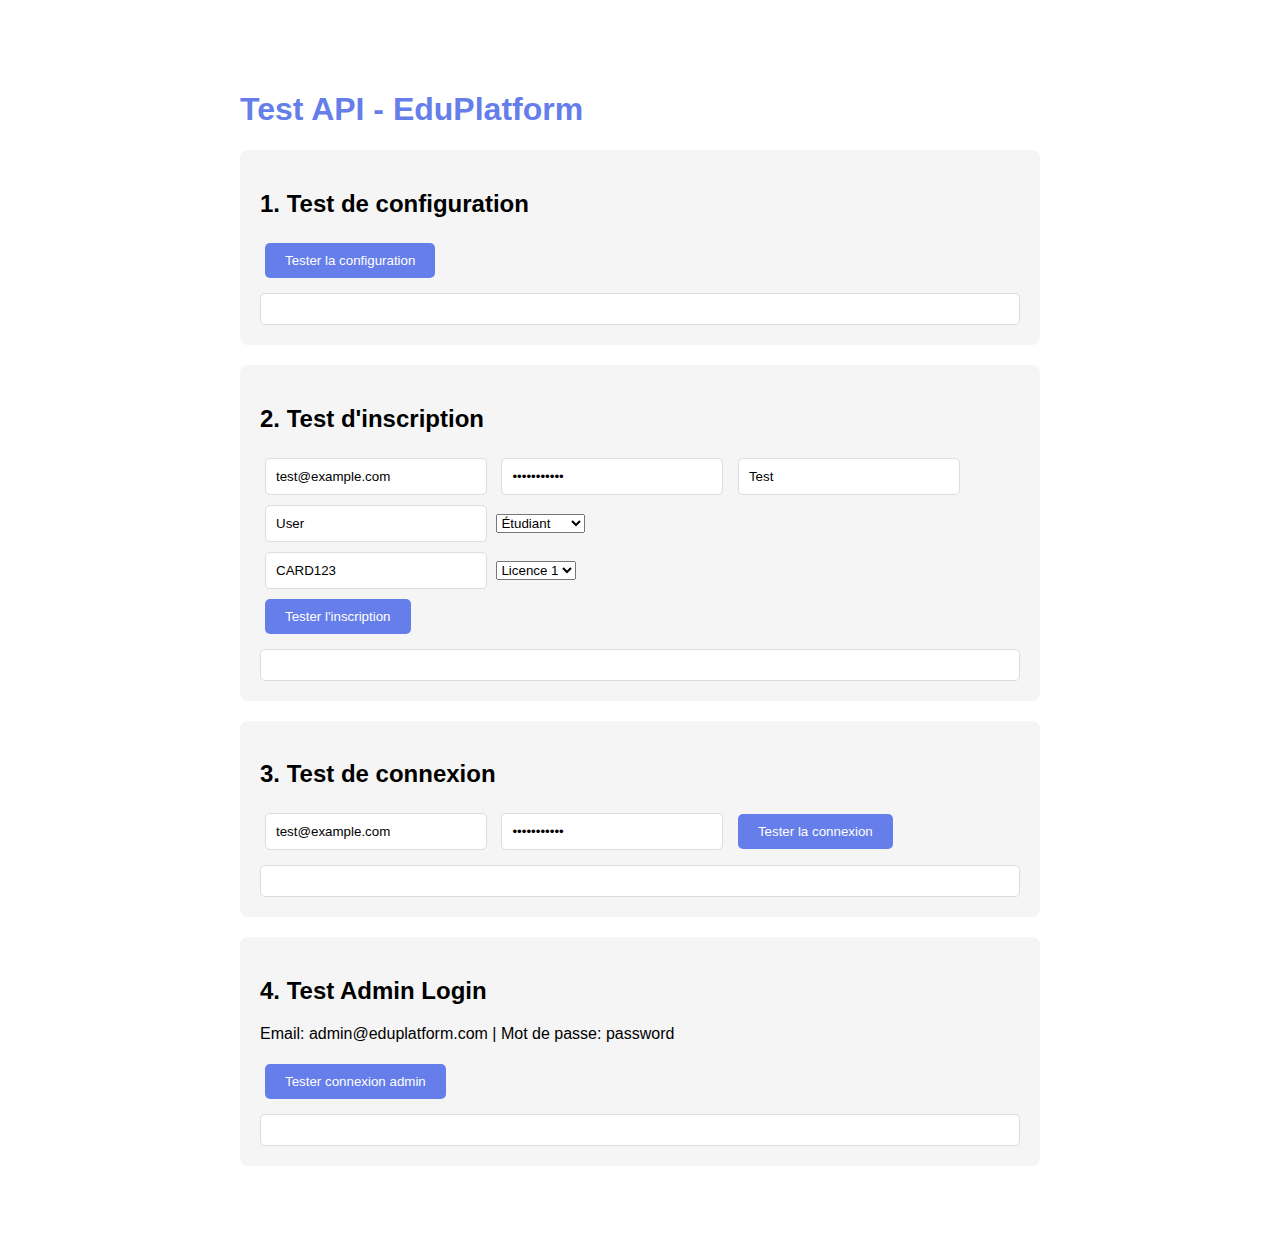
<file: test-api.html>
<!DOCTYPE html>
<html lang="fr">
<head>
    <meta charset="UTF-8">
    <meta name="viewport" content="width=device-width, initial-scale=1.0">
    <title>Test API - EduPlatform</title>
    <style>
        body {
            font-family: Arial, sans-serif;
            max-width: 800px;
            margin: 50px auto;
            padding: 20px;
        }
        h1 { color: #667eea; }
        .test-section {
            background: #f5f5f5;
            padding: 20px;
            margin: 20px 0;
            border-radius: 8px;
        }
        button {
            background: #667eea;
            color: white;
            border: none;
            padding: 10px 20px;
            border-radius: 5px;
            cursor: pointer;
            margin: 5px;
        }
        button:hover { background: #5568d3; }
        .result {
            background: #fff;
            border: 1px solid #ddd;
            padding: 15px;
            margin-top: 10px;
            border-radius: 5px;
            white-space: pre-wrap;
            font-family: monospace;
            max-height: 300px;
            overflow: auto;
        }
        .success { border-left: 4px solid #4caf50; }
        .error { border-left: 4px solid #f44336; }
        input {
            padding: 10px;
            margin: 5px;
            border: 1px solid #ddd;
            border-radius: 5px;
            width: 200px;
        }
    </style>
</head>
<body>
    <h1>Test API - EduPlatform</h1>
    
    <div class="test-section">
        <h2>1. Test de configuration</h2>
        <button onclick="testConfig()">Tester la configuration</button>
        <div id="config-result" class="result"></div>
    </div>
    
    <div class="test-section">
        <h2>2. Test d'inscription</h2>
        <input type="email" id="reg-email" placeholder="Email" value="test@example.com">
        <input type="password" id="reg-password" placeholder="Mot de passe" value="password123">
        <input type="text" id="reg-firstname" placeholder="Prénom" value="Test">
        <input type="text" id="reg-lastname" placeholder="Nom" value="User">
        <select id="reg-role">
            <option value="student">Étudiant</option>
            <option value="teacher">Enseignant</option>
        </select>
        <br>
        <input type="text" id="reg-card" placeholder="Carte étudiant" value="CARD123">
        <select id="reg-year">
            <option value="L1">Licence 1</option>
            <option value="L2">Licence 2</option>
            <option value="L3">Licence 3</option>
        </select>
        <br>
        <button onclick="testRegister()">Tester l'inscription</button>
        <div id="register-result" class="result"></div>
    </div>
    
    <div class="test-section">
        <h2>3. Test de connexion</h2>
        <input type="email" id="login-email" placeholder="Email" value="test@example.com">
        <input type="password" id="login-password" placeholder="Mot de passe" value="password123">
        <button onclick="testLogin()">Tester la connexion</button>
        <div id="login-result" class="result"></div>
    </div>
    
    <div class="test-section">
        <h2>4. Test Admin Login</h2>
        <p>Email: admin@eduplatform.com | Mot de passe: password</p>
        <button onclick="testAdminLogin()">Tester connexion admin</button>
        <div id="admin-result" class="result"></div>
    </div>

    <script>
        const API_BASE_URL = window.location.origin + '/eduplatform/backend';
        
        async function testConfig() {
            const resultDiv = document.getElementById('config-result');
            resultDiv.textContent = 'Chargement...';
            
            try {
                const response = await fetch(`${API_BASE_URL}/test.php`);
                const data = await response.json();
                resultDiv.textContent = JSON.stringify(data, null, 2);
                resultDiv.className = 'result ' + (data.status === 'success' ? 'success' : 'error');
            } catch (error) {
                resultDiv.textContent = 'Erreur: ' + error.message;
                resultDiv.className = 'result error';
            }
        }
        
        async function testRegister() {
            const resultDiv = document.getElementById('register-result');
            resultDiv.textContent = 'Chargement...';
            
            const role = document.getElementById('reg-role').value;
            const data = {
                email: document.getElementById('reg-email').value,
                password: document.getElementById('reg-password').value,
                firstName: document.getElementById('reg-firstname').value,
                lastName: document.getElementById('reg-lastname').value,
                role: role
            };
            
            if (role === 'student') {
                data.studentCard = document.getElementById('reg-card').value;
                data.year = document.getElementById('reg-year').value;
            } else {
                data.specialty = 'Informatique';
            }
            
            try {
                const response = await fetch(`${API_BASE_URL}/api/auth/register.php`, {
                    method: 'POST',
                    headers: { 'Content-Type': 'application/json' },
                    body: JSON.stringify(data)
                });
                const result = await response.json();
                resultDiv.textContent = JSON.stringify(result, null, 2);
                resultDiv.className = 'result ' + (result.status === 'success' ? 'success' : 'error');
            } catch (error) {
                resultDiv.textContent = 'Erreur: ' + error.message;
                resultDiv.className = 'result error';
            }
        }
        
        async function testLogin() {
            const resultDiv = document.getElementById('login-result');
            resultDiv.textContent = 'Chargement...';
            
            const data = {
                email: document.getElementById('login-email').value,
                password: document.getElementById('login-password').value
            };
            
            try {
                const response = await fetch(`${API_BASE_URL}/api/auth/login.php`, {
                    method: 'POST',
                    headers: { 'Content-Type': 'application/json' },
                    body: JSON.stringify(data)
                });
                const result = await response.json();
                resultDiv.textContent = JSON.stringify(result, null, 2);
                resultDiv.className = 'result ' + (result.status === 'success' ? 'success' : 'error');
            } catch (error) {
                resultDiv.textContent = 'Erreur: ' + error.message;
                resultDiv.className = 'result error';
            }
        }
        
        async function testAdminLogin() {
            const resultDiv = document.getElementById('admin-result');
            resultDiv.textContent = 'Chargement...';
            
            const data = {
                email: 'admin@eduplatform.com',
                password: 'password'
            };
            
            try {
                const response = await fetch(`${API_BASE_URL}/api/auth/login.php`, {
                    method: 'POST',
                    headers: { 'Content-Type': 'application/json' },
                    body: JSON.stringify(data)
                });
                const result = await response.json();
                resultDiv.textContent = JSON.stringify(result, null, 2);
                resultDiv.className = 'result ' + (result.status === 'success' ? 'success' : 'error');
            } catch (error) {
                resultDiv.textContent = 'Erreur: ' + error.message;
                resultDiv.className = 'result error';
            }
        }
    </script>
</body>
</html>
</file>
<file: frontend/css/login.css>
/* Styles spécifiques à la page de connexion */
.login-section {
    min-height: calc(100vh - 200px);
    padding: 4rem 0;
    background: linear-gradient(135deg, #667eea 0%, #764ba2 100%);
}

.login-container {
    display: grid;
    grid-template-columns: 1fr 1fr;
    gap: 3rem;
    max-width: 1100px;
    margin: 0 auto;
}

.login-box {
    background: white;
    padding: 3rem;
    border-radius: 15px;
    box-shadow: 0 10px 40px rgba(0,0,0,0.2);
    animation: slideInLeft 0.6s;
}

.login-box h2 {
    font-size: 2rem;
    color: #333;
    margin-bottom: 0.5rem;
}

.login-subtitle {
    color: #666;
    margin-bottom: 2rem;
    font-size: 1rem;
}

/* Sélection du rôle */
.role-selection {
    display: grid;
    grid-template-columns: repeat(3, 1fr);
    gap: 1rem;
    margin-top: 1rem;
}

.role-option input[type="radio"] {
    display: none;
}

.role-option label {
    display: flex;
    flex-direction: column;
    align-items: center;
    padding: 1rem;
    border: 2px solid #e0e0e0;
    border-radius: 10px;
    cursor: pointer;
    transition: all 0.3s;
    text-align: center;
}

.role-option label:hover {
    border-color: #667eea;
    background: #f8f9ff;
}

.role-option input[type="radio"]:checked + label {
    border-color: #667eea;
    background: linear-gradient(135deg, #667eea15, #764ba215);
    box-shadow: 0 3px 10px rgba(102, 126, 234, 0.2);
}

.role-icon {
    font-size: 2rem;
    margin-bottom: 0.5rem;
}

.role-option label span:last-child {
    font-size: 0.9rem;
    font-weight: 500;
    color: #333;
}

/* Formulaire */
.login-form {
    margin-top: 2rem;
}

.form-group {
    margin-bottom: 1.5rem;
}

.form-group label {
    display: block;
    margin-bottom: 0.5rem;
    color: #333;
    font-weight: 500;
}

.form-group input[type="email"],
.form-group input[type="password"],
.form-group input[type="text"] {
    width: 100%;
    padding: 12px 15px;
    border: 2px solid #e0e0e0;
    border-radius: 8px;
    font-size: 1rem;
    transition: all 0.3s;
    outline: none;
}

.form-group input:focus {
    border-color: #667eea;
    box-shadow: 0 0 0 3px rgba(102, 126, 234, 0.1);
}

/* Input mot de passe avec bouton toggle */
.password-input {
    position: relative;
    display: flex;
    align-items: center;
}

.password-input input {
    flex: 1;
    padding-right: 45px;
}

.toggle-password {
    position: absolute;
    right: 10px;
    background: none;
    border: none;
    cursor: pointer;
    font-size: 1.2rem;
    padding: 5px;
    transition: opacity 0.3s;
}

.toggle-password:hover {
    opacity: 0.7;
}

/* Checkbox et mot de passe oublié */
.checkbox-group {
    display: flex;
    justify-content: space-between;
    align-items: center;
}

.checkbox-group label {
    display: flex;
    align-items: center;
    gap: 0.5rem;
    cursor: pointer;
}

.checkbox-group input[type="checkbox"] {
    width: auto;
    cursor: pointer;
}

.forgot-password {
    color: #667eea;
    text-decoration: none;
    font-size: 0.9rem;
    transition: color 0.3s;
}

.forgot-password:hover {
    color: #5568d3;
    text-decoration: underline;
}

/* Message d'erreur */
.error-message {
    background: #fee;
    color: #c33;
    padding: 12px;
    border-radius: 8px;
    margin-bottom: 1rem;
    border-left: 4px solid #c33;
    font-size: 0.9rem;
}

/* Bouton de soumission */
.btn-submit {
    width: 100%;
    padding: 14px;
    background: linear-gradient(135deg, #667eea 0%, #764ba2 100%);
    color: white;
    border: none;
    border-radius: 8px;
    font-size: 1.1rem;
    font-weight: bold;
    cursor: pointer;
    transition: all 0.3s;
    margin-top: 1rem;
}

.btn-submit:hover {
    transform: translateY(-2px);
    box-shadow: 0 5px 15px rgba(102, 126, 234, 0.4);
}

.btn-submit:active {
    transform: translateY(0);
}

/* Footer du formulaire */
.login-footer {
    text-align: center;
    margin-top: 2rem;
    padding-top: 2rem;
    border-top: 1px solid #e0e0e0;
}

.login-footer p {
    color: #666;
}

.login-footer a {
    color: #667eea;
    text-decoration: none;
    font-weight: 600;
    transition: color 0.3s;
}

.login-footer a:hover {
    color: #5568d3;
}

/* Informations supplémentaires */
.login-info {
    background: white;
    padding: 3rem;
    border-radius: 15px;
    box-shadow: 0 10px 40px rgba(0,0,0,0.2);
    animation: slideInRight 0.6s;
}

.login-info h3 {
    color: #333;
    font-size: 1.8rem;
    margin-bottom: 2rem;
}

.info-items {
    display: flex;
    flex-direction: column;
    gap: 2rem;
}

.info-item {
    display: flex;
    gap: 1rem;
    align-items: flex-start;
}

.info-icon {
    font-size: 2.5rem;
    flex-shrink: 0;
}

.info-item h4 {
    color: #333;
    margin-bottom: 0.5rem;
    font-size: 1.1rem;
}

.info-item p {
    color: #666;
    line-height: 1.5;
}

/* Animations */
@keyframes slideInLeft {
    from {
        opacity: 0;
        transform: translateX(-30px);
    }
    to {
        opacity: 1;
        transform: translateX(0);
    }
}

@keyframes slideInRight {
    from {
        opacity: 0;
        transform: translateX(30px);
    }
    to {
        opacity: 1;
        transform: translateX(0);
    }
}

/* Responsive */
@media (max-width: 968px) {
    .login-container {
        grid-template-columns: 1fr;
    }
    
    .login-info {
        order: -1;
    }
    
    .role-selection {
        grid-template-columns: 1fr;
    }
}

@media (max-width: 480px) {
    .login-box {
        padding: 2rem 1.5rem;
    }
    
    .login-info {
        padding: 2rem 1.5rem;
    }
}
</file>
<file: frontend/css/register.css>
/* Styles spécifiques à la page d'inscription */
.register-section {
    min-height: calc(100vh - 200px);
    padding: 4rem 0;
    background: linear-gradient(135deg, #667eea 0%, #764ba2 100%);
}

.register-container {
    max-width: 800px;
    margin: 0 auto;
}

.register-box {
    background: white;
    padding: 3rem;
    border-radius: 15px;
    box-shadow: 0 10px 40px rgba(0,0,0,0.2);
    animation: fadeIn 0.6s;
}

.register-box h2 {
    font-size: 2rem;
    color: #333;
    margin-bottom: 0.5rem;
    text-align: center;
}

.register-subtitle {
    color: #666;
    margin-bottom: 2rem;
    text-align: center;
}

/* Indicateur de progression */
.progress-indicator {
    display: flex;
    align-items: center;
    justify-content: space-between;
    margin-bottom: 3rem;
    padding: 0 2rem;
}

.step {
    display: flex;
    flex-direction: column;
    align-items: center;
    gap: 0.5rem;
    position: relative;
}

.step-number {
    width: 40px;
    height: 40px;
    border-radius: 50%;
    background: #e0e0e0;
    color: #999;
    display: flex;
    align-items: center;
    justify-content: center;
    font-weight: bold;
    transition: all 0.3s;
}

.step.active .step-number,
.step.completed .step-number {
    background: linear-gradient(135deg, #667eea 0%, #764ba2 100%);
    color: white;
}

.step-label {
    font-size: 0.85rem;
    color: #999;
    transition: color 0.3s;
}

.step.active .step-label,
.step.completed .step-label {
    color: #667eea;
    font-weight: 600;
}

.progress-line {
    flex: 1;
    height: 2px;
    background: #e0e0e0;
    margin: 0 1rem;
    position: relative;
    top: -10px;
}

/* Formulaire multi-étapes */
.register-form {
    margin-top: 2rem;
}

.form-step {
    display: none;
}

.form-step.active {
    display: block;
    animation: slideIn 0.4s;
}

.form-step h3 {
    color: #333;
    margin-bottom: 1.5rem;
    font-size: 1.3rem;
}

@keyframes slideIn {
    from {
        opacity: 0;
        transform: translateX(20px);
    }
    to {
        opacity: 1;
        transform: translateX(0);
    }
}

/* Rangée de formulaire */
.form-row {
    display: grid;
    grid-template-columns: 1fr 1fr;
    gap: 1rem;
}

.form-group {
    margin-bottom: 1.5rem;
}

.form-group label {
    display: block;
    margin-bottom: 0.5rem;
    color: #333;
    font-weight: 500;
}

.form-group input[type="text"],
.form-group input[type="email"],
.form-group input[type="password"],
.form-group select {
    width: 100%;
    padding: 12px 15px;
    border: 2px solid #e0e0e0;
    border-radius: 8px;
    font-size: 1rem;
    transition: all 0.3s;
    outline: none;
}

.form-group input:focus,
.form-group select:focus {
    border-color: #667eea;
    box-shadow: 0 0 0 3px rgba(102, 126, 234, 0.1);
}

.form-group small {
    display: block;
    margin-top: 0.3rem;
    color: #999;
    font-size: 0.85rem;
}

/* Select personnalisé */
select {
    appearance: none;
    background-image: url("data:image/svg+xml,%3Csvg xmlns='http://www.w3.org/2000/svg' width='12' height='12' viewBox='0 0 12 12'%3E%3Cpath fill='%23333' d='M6 9L1 4h10z'/%3E%3C/svg%3E");
    background-repeat: no-repeat;
    background-position: right 15px center;
    padding-right: 40px;
}

/* Input mot de passe avec indicateur de force */
.password-input {
    position: relative;
    display: flex;
    align-items: center;
}

.password-input input {
    flex: 1;
    padding-right: 45px;
}

.toggle-password {
    position: absolute;
    right: 10px;
    background: none;
    border: none;
    cursor: pointer;
    font-size: 1.2rem;
    padding: 5px;
    transition: opacity 0.3s;
}

.toggle-password:hover {
    opacity: 0.7;
}

.password-strength {
    margin-top: 0.5rem;
}

.strength-bar {
    height: 4px;
    background: #e0e0e0;
    border-radius: 2px;
    overflow: hidden;
    position: relative;
}

.strength-bar::before {
    content: '';
    position: absolute;
    top: 0;
    left: 0;
    height: 100%;
    width: 0;
    transition: all 0.3s;
}

.strength-bar.weak::before {
    width: 33%;
    background: #e74c3c;
}

.strength-bar.medium::before {
    width: 66%;
    background: #f39c12;
}

.strength-bar.strong::before {
    width: 100%;
    background: #27ae60;
}

.strength-text {
    font-size: 0.85rem;
    margin-top: 0.3rem;
    display: block;
}

.strength-text.weak {
    color: #e74c3c;
}

.strength-text.medium {
    color: #f39c12;
}

.strength-text.strong {
    color: #27ae60;
}

/* Résumé */
.summary {
    background: #f8f9fa;
    padding: 1.5rem;
    border-radius: 10px;
    margin-bottom: 1.5rem;
}

.summary h4 {
    color: #333;
    margin-bottom: 1rem;
    font-size: 1.1rem;
}

.summary-item {
    display: flex;
    justify-content: space-between;
    padding: 0.5rem 0;
    border-bottom: 1px solid #e0e0e0;
}

.summary-item:last-child {
    border-bottom: none;
}

.summary-label {
    font-weight: 500;
    color: #666;
}

.summary-value {
    color: #333;
    font-weight: 600;
}

/* Checkbox */
.checkbox-group {
    margin-bottom: 1.5rem;
}

.checkbox-group label {
    display: flex;
    align-items: flex-start;
    gap: 0.5rem;
    cursor: pointer;
}

.checkbox-group input[type="checkbox"] {
    margin-top: 0.2rem;
    cursor: pointer;
}

.checkbox-group a {
    color: #667eea;
    text-decoration: none;
}

.checkbox-group a:hover {
    text-decoration: underline;
}

/* Message d'erreur */
.error-message {
    background: #fee;
    color: #c33;
    padding: 12px;
    border-radius: 8px;
    margin-bottom: 1rem;
    border-left: 4px solid #c33;
    font-size: 0.9rem;
}

/* Boutons */
.form-buttons {
    display: flex;
    gap: 1rem;
    margin-top: 2rem;
}

.btn-next,
.btn-prev,
.btn-submit {
    flex: 1;
    padding: 14px;
    border: none;
    border-radius: 8px;
    font-size: 1rem;
    font-weight: bold;
    cursor: pointer;
    transition: all 0.3s;
}

.btn-next,
.btn-submit {
    background: linear-gradient(135deg, #667eea 0%, #764ba2 100%);
    color: white;
}

.btn-next:hover,
.btn-submit:hover {
    transform: translateY(-2px);
    box-shadow: 0 5px 15px rgba(102, 126, 234, 0.4);
}

.btn-prev {
    background: #f0f0f0;
    color: #333;
}

.btn-prev:hover {
    background: #e0e0e0;
}

/* Footer du formulaire */
.register-footer {
    text-align: center;
    margin-top: 2rem;
    padding-top: 2rem;
    border-top: 1px solid #e0e0e0;
}

.register-footer p {
    color: #666;
}

.register-footer a {
    color: #667eea;
    text-decoration: none;
    font-weight: 600;
    transition: color 0.3s;
}

.register-footer a:hover {
    color: #5568d3;
}

/* Animations */
@keyframes fadeIn {
    from {
        opacity: 0;
        transform: scale(0.95);
    }
    to {
        opacity: 1;
        transform: scale(1);
    }
}

/* ============================================
   STYLES POUR INSCRIPTION ENSEIGNANT
   ============================================ */

/* Sélection de rôle */
.role-selection {
    display: flex;
    gap: 15px;
    margin-top: 10px;
}

.role-option {
    flex: 1;
}

.role-option input {
    display: none;
}

.role-option label {
    display: flex;
    flex-direction: column;
    align-items: center;
    padding: 20px;
    border: 2px solid #e0e0e0;
    border-radius: 10px;
    cursor: pointer;
    transition: all 0.3s ease;
    background: white;
}

.role-option:hover label {
    border-color: #c0c0c0;
    transform: translateY(-2px);
}

.role-option input:checked + label {
    border-color: #5f6cff;
    background: linear-gradient(135deg, #f0f2ff 0%, #e8ebff 100%);
    box-shadow: 0 4px 15px rgba(95, 108, 255, 0.2);
}

.role-icon {
    font-size: 32px;
    margin-bottom: 8px;
    display: block;
}

.role-option span:last-child {
    font-weight: 600;
    color: #333;
    font-size: 0.95rem;
}

.role-option input:checked + label span:last-child {
    color: #5f6cff;
}

/* Animation pour les champs conditionnels */
#student-fields,
#teacher-fields {
    animation: fadeIn 0.3s ease-out;
}

@keyframes fadeIn {
    from {
        opacity: 0;
        transform: translateY(-10px);
    }
    to {
        opacity: 1;
        transform: translateY(0);
    }
}

/* Style pour le récapitulatif dynamique */
.summary-item {
    display: flex;
    justify-content: space-between;
    padding: 10px 0;
    border-bottom: 1px solid #eee;
}

.summary-item:last-child {
    border-bottom: none;
}

.summary-label {
    font-weight: 500;
    color: #666;
}

.summary-value {
    color: #333;
    font-weight: 600;
}

/* Badge de rôle dans le récapitulatif */
.role-badge {
    display: inline-block;
    padding: 4px 12px;
    border-radius: 20px;
    font-size: 0.85rem;
    font-weight: 600;
}

.role-badge.student {
    background: #e3f2fd;
    color: #1976d2;
}

.role-badge.teacher {
    background: #f3e5f5;
    color: #7b1fa2;
}

/* Champs spécifiques */
#studentFields, #teacherFields {
    background: #f8f9ff;
    padding: 15px;
    border-radius: 8px;
    margin-top: 15px;
    border-left: 4px solid #5f6cff;
    animation: fadeIn 0.3s;
}

#studentFields h4, #teacherFields h4 {
    color: #5f6cff;
    margin-bottom: 15px;
    font-size: 1rem;
}

/* Responsive */
@media (max-width: 768px) {
    .register-box {
        padding: 2rem 1.5rem;
    }
    
    .form-row {
        grid-template-columns: 1fr;
    }
    
    .role-selection {
        flex-direction: column;
    }
    
    .progress-indicator {
        padding: 0 0.5rem;
    }
    
    .step-label {
        font-size: 0.75rem;
    }
    
    .form-buttons {
        flex-direction: column;
    }
}
</file>
<file: frontend/css/teacher.css>
* {
    margin: 0;
    padding: 0;
    box-sizing: border-box;
    font-family: "Segoe UI", Tahoma, sans-serif;
}

/* Navbar */
.navbar {
    background: linear-gradient(90deg, #5f6cff, #8e5cff);
    padding: 15px 30px;
    display: flex;
    align-items: center;
    justify-content: space-between;
    color: white;
}

.navbar h2 {
    font-size: 22px;
}

.nav-links {
    display: flex;
    gap: 20px;
}

.nav-links a {
    color: white;
    text-decoration: none;
    padding: 6px 14px;
    border-radius: 20px;
    transition: 0.3s;
}

.nav-links a:hover,
.nav-links a.active {
    background-color: rgba(255, 255, 255, 0.25);
}

.logout {
    background: white;
    color: #5f6cff;
    border: none;
    padding: 8px 16px;
    border-radius: 20px;
    cursor: pointer;
    font-weight: bold;
}

/* Container */
.container {
    background-color: #f5f7fb;
    min-height: calc(100vh - 70px);
    padding: 40px;
}

.container h1 {
    text-align: center;
    margin-bottom: 40px;
    color: #2f3542;
}

/* Cards */
.cards {
    display: grid;
    grid-template-columns: repeat(auto-fit, minmax(280px, 1fr));
    gap: 25px;
}

.card {
    background: white;
    padding: 25px;
    border-radius: 18px;
    box-shadow: 0 8px 20px rgba(0,0,0,0.08);
    transition: 0.3s;
}

.card:hover {
    transform: translateY(-6px);
}

.card h3 {
    color: #5f6cff;
    margin-bottom: 15px;
}

/* Forms */
form input,
form select,
form textarea {
    width: 100%;
    padding: 12px;
    margin-bottom: 14px;
    border-radius: 10px;
    border: 1px solid #ccc;
    font-size: 14px;
}

form textarea {
    resize: none;
    height: 80px;
}

form button {
    width: 100%;
    padding: 12px;
    border: none;
    border-radius: 25px;
    background: linear-gradient(90deg, #5f6cff, #8e5cff);
    color: white;
    font-weight: bold;
    cursor: pointer;
    transition: 0.3s;
}

form button:hover {
    opacity: 0.9;
}

/* Liste des cours créés */
.courses-list {
    display: grid;
    grid-template-columns: repeat(auto-fill, minmax(300px, 1fr));
    gap: 20px;
    margin-top: 30px;
}

.course-item {
    background: white;
    border-radius: 12px;
    padding: 20px;
    box-shadow: 0 4px 15px rgba(0,0,0,0.1);
    transition: transform 0.3s;
}

.course-item:hover {
    transform: translateY(-5px);
}

.course-header {
    display: flex;
    justify-content: space-between;
    align-items: start;
    margin-bottom: 15px;
}

.course-actions {
    display: flex;
    gap: 10px;
}

.course-btn {
    padding: 6px 12px;
    border: none;
    border-radius: 8px;
    background: #5f6cff;
    color: white;
    cursor: pointer;
    font-size: 12px;
    transition: background 0.3s;
}

.course-btn:hover {
    background: #4a58ff;
}

/* File upload */
.file-upload {
    border: 2px dashed #5f6cff;
    padding: 30px;
    text-align: center;
    border-radius: 12px;
    margin: 15px 0;
    cursor: pointer;
    transition: background 0.3s;
}

.file-upload:hover {
    background: #f8f9ff;
}

.file-upload input {
    display: none;
}

.file-preview {
    display: flex;
    align-items: center;
    gap: 10px;
    margin-top: 10px;
    padding: 10px;
    background: #f0f2ff;
    border-radius: 8px;
}

/* Options d'inscription */
.enrollment-options {
    margin: 20px 0;
    padding: 20px;
    background: #f8f9ff;
    border-radius: 10px;
    border: 2px solid #e0e2ff;
}

.enrollment-options h3 {
    margin-top: 0;
    color: #5f6cff;
    font-size: 1.2rem;
}

.form-group label {
    display: flex;
    align-items: center;
    gap: 10px;
    margin-bottom: 5px;
    cursor: pointer;
}

.form-group small {
    display: block;
    color: #666;
    font-size: 0.85rem;
    margin-top: 5px;
}

#key-settings {
    margin-top: 15px;
    padding: 15px;
    background: white;
    border-radius: 8px;
    border: 1px solid #e0e2ff;
}

.btn-generate {
    background: #5f6cff;
    color: white;
    border: none;
    padding: 10px 15px;
    border-radius: 6px;
    cursor: pointer;
    font-size: 0.9rem;
    transition: background 0.3s;
    margin-top: 10px;
}

.btn-generate:hover {
    background: #4a58ff;
}

.note {
    text-align: center;
    color: #666;
    margin-top: 15px;
    padding: 10px;
    background: #e8f0fe;
    border-radius: 6px;
}

/* Informations du cours */
.course-info {
    display: grid;
    grid-template-columns: repeat(auto-fit, minmax(150px, 1fr));
    gap: 10px;
    margin-top: 15px;
    padding-top: 15px;
    border-top: 1px solid #eee;
}

.course-info span {
    font-size: 0.85rem;
    color: #666;
}

.course-info strong {
    color: #333;
}

/* État vide */
.empty-state {
    text-align: center;
    padding: 60px 20px;
    color: #666;
    grid-column: 1 / -1;
}

.empty-state p {
    margin-bottom: 20px;
    font-size: 1.1rem;
}

/* Responsive */
@media (max-width: 768px) {
    .navbar {
        flex-direction: column;
        gap: 15px;
        text-align: center;
    }
    
    .nav-links {
        flex-wrap: wrap;
        justify-content: center;
    }
    
    .container {
        padding: 20px;
    }
    
    .courses-list {
        grid-template-columns: 1fr;
    }
    
    .course-info {
        grid-template-columns: 1fr;
    }
}
</file>
<file: frontend/css/style.css>
/* Reset et styles de base */
* {
    margin: 0;
    padding: 0;
    box-sizing: border-box;
}

body {
    font-family: 'Segoe UI', Tahoma, Geneva, Verdana, sans-serif;
    line-height: 1.6;
    color: #333;
    background-color: #f4f7f9;
}

.container {
    max-width: 1200px;
    margin: 0 auto;
    padding: 0 20px;
}

/* Header */
.header {
    background: linear-gradient(135deg, #667eea 0%, #764ba2 100%);
    color: white;
    padding: 1rem 0;
    box-shadow: 0 2px 10px rgba(0,0,0,0.1);
    position: sticky;
    top: 0;
    z-index: 1000;
}

.header-content {
    display: flex;
    justify-content: space-between;
    align-items: center;
    gap: 2rem;
}

.logo h1 {
    font-size: 1.8rem;
    font-weight: bold;
}

/* Barre de recherche */
.search-bar {
    flex: 1;
    max-width: 500px;
    display: flex;
    background: white;
    border-radius: 25px;
    overflow: hidden;
    box-shadow: 0 2px 8px rgba(0,0,0,0.1);
}

.search-bar input {
    flex: 1;
    padding: 12px 20px;
    border: none;
    outline: none;
    font-size: 1rem;
    color: #333;
}

.search-bar button {
    background: #667eea;
    color: white;
    border: none;
    padding: 12px 20px;
    cursor: pointer;
    font-size: 1.2rem;
    transition: background 0.3s;
}

.search-bar button:hover {
    background: #5568d3;
}

/* Navigation */
.nav-links {
    display: flex;
    gap: 1.5rem;
    align-items: center;
}

.nav-links a {
    color: white;
    text-decoration: none;
    padding: 8px 16px;
    border-radius: 5px;
    transition: all 0.3s;
    font-weight: 500;
}

.nav-links a:hover,
.nav-links a.active {
    background: rgba(255,255,255,0.2);
}

.btn-login {
    border: 2px solid white;
}

.btn-register {
    background: white;
    color: #667eea;
    font-weight: bold;
}

.btn-register:hover {
    background: #f0f0f0;
}

/* Hero Section */
.hero {
    background: linear-gradient(135deg, #667eea 0%, #764ba2 100%);
    color: white;
    padding: 5rem 0;
    text-align: center;
}

.hero-content h2 {
    font-size: 3rem;
    margin-bottom: 1rem;
    animation: fadeInUp 0.8s;
}

.hero-content p {
    font-size: 1.3rem;
    margin-bottom: 2rem;
    opacity: 0.95;
    animation: fadeInUp 1s;
}

.hero-buttons {
    display: flex;
    gap: 1rem;
    justify-content: center;
    animation: fadeInUp 1.2s;
}

.btn {
    padding: 14px 32px;
    text-decoration: none;
    border-radius: 30px;
    font-weight: bold;
    transition: all 0.3s;
    display: inline-block;
}

.btn-primary {
    background: white;
    color: #667eea;
}

.btn-primary:hover {
    transform: translateY(-2px);
    box-shadow: 0 5px 15px rgba(0,0,0,0.2);
}

.btn-secondary {
    background: transparent;
    color: white;
    border: 2px solid white;
}

.btn-secondary:hover {
    background: white;
    color: #667eea;
}

/* Animation */
@keyframes fadeInUp {
    from {
        opacity: 0;
        transform: translateY(30px);
    }
    to {
        opacity: 1;
        transform: translateY(0);
    }
}

/* Filtres */
.filters {
    background: white;
    padding: 2rem 0;
    box-shadow: 0 2px 5px rgba(0,0,0,0.05);
}

.filters h3 {
    text-align: center;
    margin-bottom: 1.5rem;
    color: #333;
    font-size: 1.5rem;
}

.filter-buttons {
    display: flex;
    gap: 1rem;
    justify-content: center;
    flex-wrap: wrap;
}

.filter-btn {
    padding: 10px 24px;
    border: 2px solid #667eea;
    background: white;
    color: #667eea;
    border-radius: 25px;
    cursor: pointer;
    transition: all 0.3s;
    font-weight: 500;
}

.filter-btn:hover,
.filter-btn.active {
    background: #667eea;
    color: white;
    transform: translateY(-2px);
    box-shadow: 0 3px 10px rgba(102, 126, 234, 0.3);
}

/* Section Cours */
.courses {
    padding: 4rem 0;
}

.courses h3 {
    text-align: center;
    font-size: 2rem;
    margin-bottom: 3rem;
    color: #333;
}

.courses-grid {
    display: grid;
    grid-template-columns: repeat(auto-fill, minmax(350px, 1fr));
    gap: 2rem;
}

/* Carte de cours */
.course-card {
    background: white;
    border-radius: 10px;
    overflow: hidden;
    box-shadow: 0 3px 15px rgba(0,0,0,0.1);
    transition: all 0.3s;
    animation: fadeIn 0.5s;
}

.course-card:hover {
    transform: translateY(-8px);
    box-shadow: 0 8px 25px rgba(0,0,0,0.15);
}

@keyframes fadeIn {
    from {
        opacity: 0;
        transform: scale(0.95);
    }
    to {
        opacity: 1;
        transform: scale(1);
    }
}

.course-image img {
    width: 100%;
    height: 200px;
    object-fit: cover;
}

.course-content {
    padding: 1.5rem;
}

.course-content h4 {
    font-size: 1.4rem;
    margin-bottom: 1rem;
    color: #333;
}

.course-teacher,
.course-specialty {
    font-size: 0.95rem;
    color: #666;
    margin-bottom: 0.5rem;
}

.course-description {
    color: #555;
    margin: 1rem 0;
    line-height: 1.6;
}

.course-footer {
    display: flex;
    justify-content: space-between;
    align-items: center;
    margin-top: 1.5rem;
    padding-top: 1rem;
    border-top: 1px solid #eee;
}

.course-level {
    background: #e8f0fe;
    color: #1967d2;
    padding: 6px 14px;
    border-radius: 20px;
    font-size: 0.85rem;
    font-weight: 600;
}

.btn-view {
    background: #667eea;
    color: white;
    padding: 10px 20px;
    text-decoration: none;
    border-radius: 5px;
    transition: all 0.3s;
    font-weight: 500;
}

.btn-view:hover {
    background: #5568d3;
    transform: translateX(3px);
}

/* Footer */
.footer {
    background: #2c3e50;
    color: white;
    padding: 3rem 0 1rem;
    margin-top: 4rem;
}

.footer-content {
    display: grid;
    grid-template-columns: repeat(auto-fit, minmax(250px, 1fr));
    gap: 2rem;
    margin-bottom: 2rem;
}

.footer-section h4 {
    margin-bottom: 1rem;
    color: #667eea;
}

.footer-section p {
    color: #bdc3c7;
    margin-bottom: 0.5rem;
}

.footer-section ul {
    list-style: none;
}

.footer-section ul li {
    margin-bottom: 0.5rem;
}

.footer-section ul li a {
    color: #bdc3c7;
    text-decoration: none;
    transition: color 0.3s;
}

.footer-section ul li a:hover {
    color: #667eea;
}

.footer-bottom {
    text-align: center;
    padding-top: 2rem;
    border-top: 1px solid #34495e;
    color: #95a5a6;
}

/* Responsive */
@media (max-width: 768px) {
    .header-content {
        flex-direction: column;
        gap: 1rem;
    }
    
    .search-bar {
        max-width: 100%;
        width: 100%;
    }
    
    .nav-links {
        flex-wrap: wrap;
        justify-content: center;
    }
    
    .hero-content h2 {
        font-size: 2rem;
    }
    
    .hero-content p {
        font-size: 1.1rem;
    }
    
    .hero-buttons {
        flex-direction: column;
        align-items: center;
    }
    
    .courses-grid {
        grid-template-columns: 1fr;
    }
    
    .filter-buttons {
        flex-direction: column;
        align-items: stretch;
    }
}

/* Cours number */
.course-number {
    position: absolute;
    top: 10px;
    left: 10px;
    background: #667eea;
    color: white;
    width: 30px;
    height: 30px;
    border-radius: 50%;
    display: flex;
    align-items: center;
    justify-content: center;
    font-weight: bold;
    z-index: 1;
}

.course-image {
    position: relative;
}

.course-category-badge {
    position: absolute;
    bottom: 10px;
    right: 10px;
    background: rgba(0,0,0,0.7);
    color: white;
    padding: 4px 10px;
    border-radius: 12px;
    font-size: 0.8rem;
    font-weight: 500;
}

/* Pagination */
#courses-pagination button:disabled {
    background: #cccccc !important;
    cursor: not-allowed !important;
}

/* Compteur de cours */
#courses h3 {
    display: flex;
    align-items: center;
    justify-content: space-between;
}

.course-count {
    background: #667eea;
    color: white;
    padding: 4px 12px;
    border-radius: 20px;
    font-size: 0.9rem;
    font-weight: 500;
}

/* Styles pour les cours dynamiques */
.course-card {
    position: relative;
    overflow: hidden;
    transition: all 0.3s ease;
}

.course-image {
    position: relative;
    height: 200px;
    overflow: hidden;
}

.course-image img {
    width: 100%;
    height: 100%;
    object-fit: cover;
    transition: transform 0.3s ease;
}

.course-card:hover .course-image img {
    transform: scale(1.05);
}

.featured-badge {
    position: absolute;
    top: 10px;
    left: 10px;
    background: linear-gradient(45deg, #ff6b6b, #ffa726);
    color: white;
    padding: 5px 10px;
    border-radius: 20px;
    font-size: 0.8rem;
    font-weight: bold;
    z-index: 2;
}

.category-badge {
    position: absolute;
    bottom: 10px;
    right: 10px;
    background: rgba(0,0,0,0.7);
    color: white;
    padding: 4px 10px;
    border-radius: 12px;
    font-size: 0.8rem;
    font-weight: 500;
}

.course-header {
    margin-bottom: 10px;
}

.course-header h4 {
    font-size: 1.2rem;
    margin-bottom: 5px;
    color: #333;
    display: -webkit-box;
    -webkit-line-clamp: 2;
    line-clamp: 2;
    -webkit-box-orient: vertical;
    overflow: hidden;
}

.course-meta {
    display: flex;
    gap: 15px;
    font-size: 0.85rem;
    color: #666;
}

.course-meta i {
    margin-right: 5px;
}

.course-stats {
    display: flex;
    justify-content: space-between;
    align-items: center;
    margin: 15px 0;
    padding-top: 15px;
    border-top: 1px solid #eee;
}

.rating {
    display: flex;
    align-items: center;
    gap: 5px;
}

.rating i {
    color: #ffc107;
    font-size: 0.9rem;
}

.enrollment {
    display: flex;
    align-items: center;
    gap: 5px;
    color: #666;
}

.course-footer {
    display: flex;
    justify-content: space-between;
    align-items: center;
    margin-top: 15px;
}

.course-level {
    padding: 4px 12px;
    border-radius: 20px;
    font-size: 0.85rem;
    font-weight: 500;
}

.level-beginner {
    background: #e8f0fe;
    color: #1967d2;
}

.level-intermediate {
    background: #e6f4ea;
    color: #137333;
}

.level-advanced {
    background: #fce8e6;
    color: #c5221f;
}

.course-actions {
    display: flex;
    gap: 8px;
}

.btn-enroll, .btn-continue, .btn-view {
    padding: 8px 15px;
    border-radius: 5px;
    font-size: 0.9rem;
    font-weight: 500;
    text-decoration: none;
    transition: all 0.3s;
    display: flex;
    align-items: center;
    gap: 5px;
}

.btn-enroll {
    background: #667eea;
    color: white;
    border: none;
}

.btn-enroll:hover {
    background: #5568d3;
    transform: translateY(-2px);
}

.btn-continue {
    background: #48bb78;
    color: white;
    border: none;
}

.btn-continue:hover {
    background: #38a169;
    transform: translateY(-2px);
}

.btn-view {
    background: transparent;
    color: #667eea;
    border: 1px solid #667eea;
}

.btn-view:hover {
    background: #667eea;
    color: white;
}

/* Pagination */
#courses-pagination {
    display: flex;
    justify-content: center;
    align-items: center;
    gap: 20px;
    margin-top: 40px;
}

.pagination-btn {
    padding: 10px 20px;
    background: #667eea;
    color: white;
    border: none;
    border-radius: 5px;
    cursor: pointer;
    transition: all 0.3s;
    font-weight: 500;
}

.pagination-btn:hover:not(.disabled) {
    background: #5568d3;
    transform: translateY(-2px);
}

.pagination-btn.disabled {
    background: #cccccc;
    cursor: not-allowed;
    opacity: 0.5;
}

/* États de chargement */
.loading-courses {
    text-align: center;
    padding: 60px 20px;
    grid-column: 1 / -1;
}

.spinner {
    width: 50px;
    height: 50px;
    border: 3px solid #f3f3f3;
    border-top: 3px solid #667eea;
    border-radius: 50%;
    animation: spin 1s linear infinite;
    margin: 0 auto 20px;
}

@keyframes spin {
    0% { transform: rotate(0deg); }
    100% { transform: rotate(360deg); }
}

/* Messages d'erreur et vides */
.no-courses, .error-message {
    text-align: center;
    padding: 60px 20px;
    grid-column: 1 / -1;
    color: #666;
}

.empty-icon {
    font-size: 64px;
    margin-bottom: 20px;
    opacity: 0.5;
}

.btn-reset, .btn-retry {
    padding: 10px 20px;
    background: #667eea;
    color: white;
    border: none;
    border-radius: 5px;
    cursor: pointer;
    margin-top: 20px;
    font-weight: 500;
    transition: all 0.3s;
}

.btn-reset:hover, .btn-retry:hover {
    background: #5568d3;
}

/* Compteur de cours */
#course-count {
    background: #667eea;
    color: white;
    padding: 4px 12px;
    border-radius: 20px;
    font-size: 0.9rem;
    font-weight: 500;
    margin-left: 10px;
}

/* Badge gratuit */
.free-badge {
    position: absolute;
    top: 10px;
    right: 10px;
    background: linear-gradient(45deg, #27ae60, #2ecc71);
    color: white;
    padding: 5px 12px;
    border-radius: 20px;
    font-size: 0.8rem;
    font-weight: bold;
    z-index: 2;
    box-shadow: 0 2px 5px rgba(0,0,0,0.2);
}

/* Type d'accès */
.access-type {
    display: flex;
    align-items: center;
    gap: 5px;
    font-size: 0.85rem;
    color: #666;
}

.access-type i {
    font-size: 0.9rem;
}

/* Messages dans la modal */
.success-message {
    background: #d4edda;
    color: #155724;
    padding: 12px;
    border-radius: 6px;
    border: 1px solid #c3e6cb;
    margin: 15px 0;
}

.error-message {
    background: #f8d7da;
    color: #721c24;
    padding: 12px;
    border-radius: 6px;
    border: 1px solid #f5c6cb;
    margin: 10px 0;
}

/* Animation pour les modals */
@keyframes modalFadeIn {
    from {
        opacity: 0;
        transform: translateY(-20px);
    }
    to {
        opacity: 1;
        transform: translateY(0);
    }
}

.modal-content {
    animation: modalFadeIn 0.3s ease-out;
}

/* Responsive */
@media (max-width: 768px) {
    .course-actions {
        flex-direction: column;
        gap: 5px;
    }
    
    .btn-enroll, .btn-continue, .btn-view {
        width: 100%;
        justify-content: center;
    }
    
    .course-footer {
        flex-direction: column;
        gap: 10px;
        align-items: stretch;
    }
    
    .course-level {
        align-self: flex-start;
    }
}
</file>
